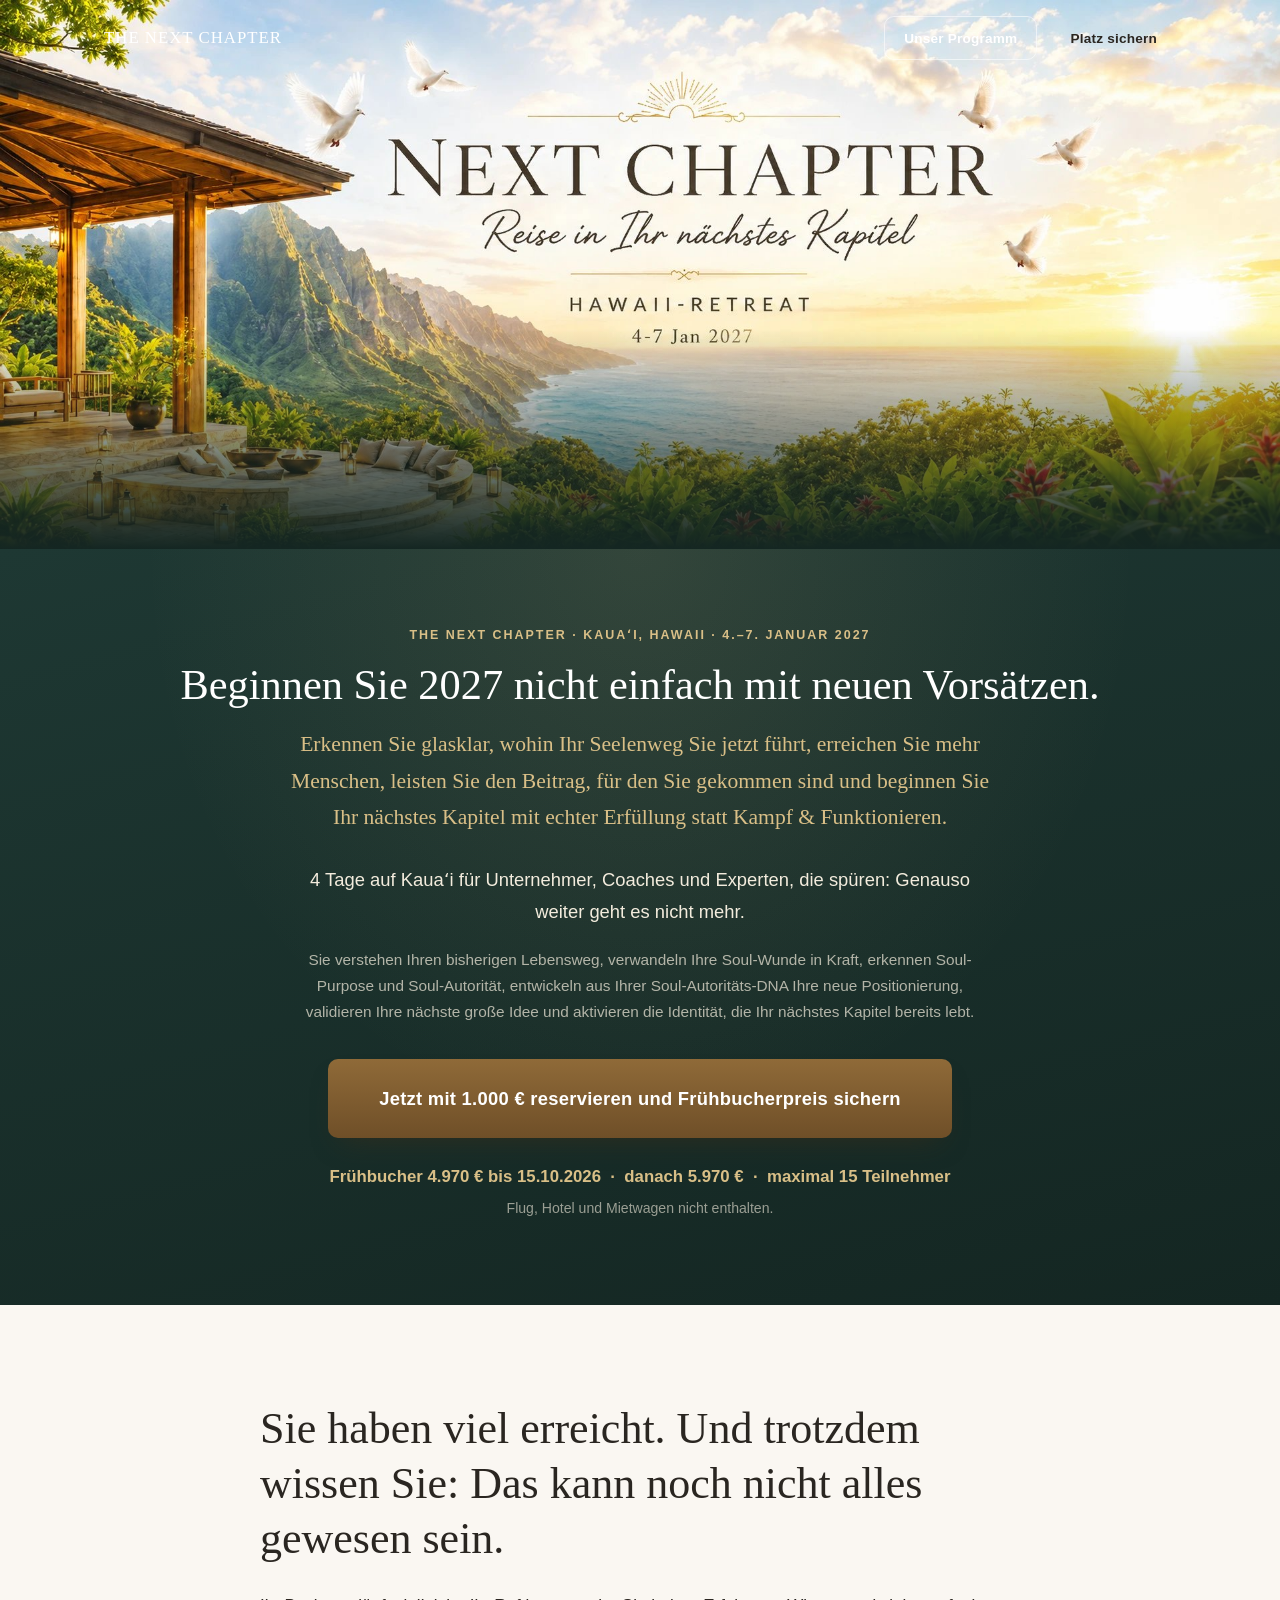
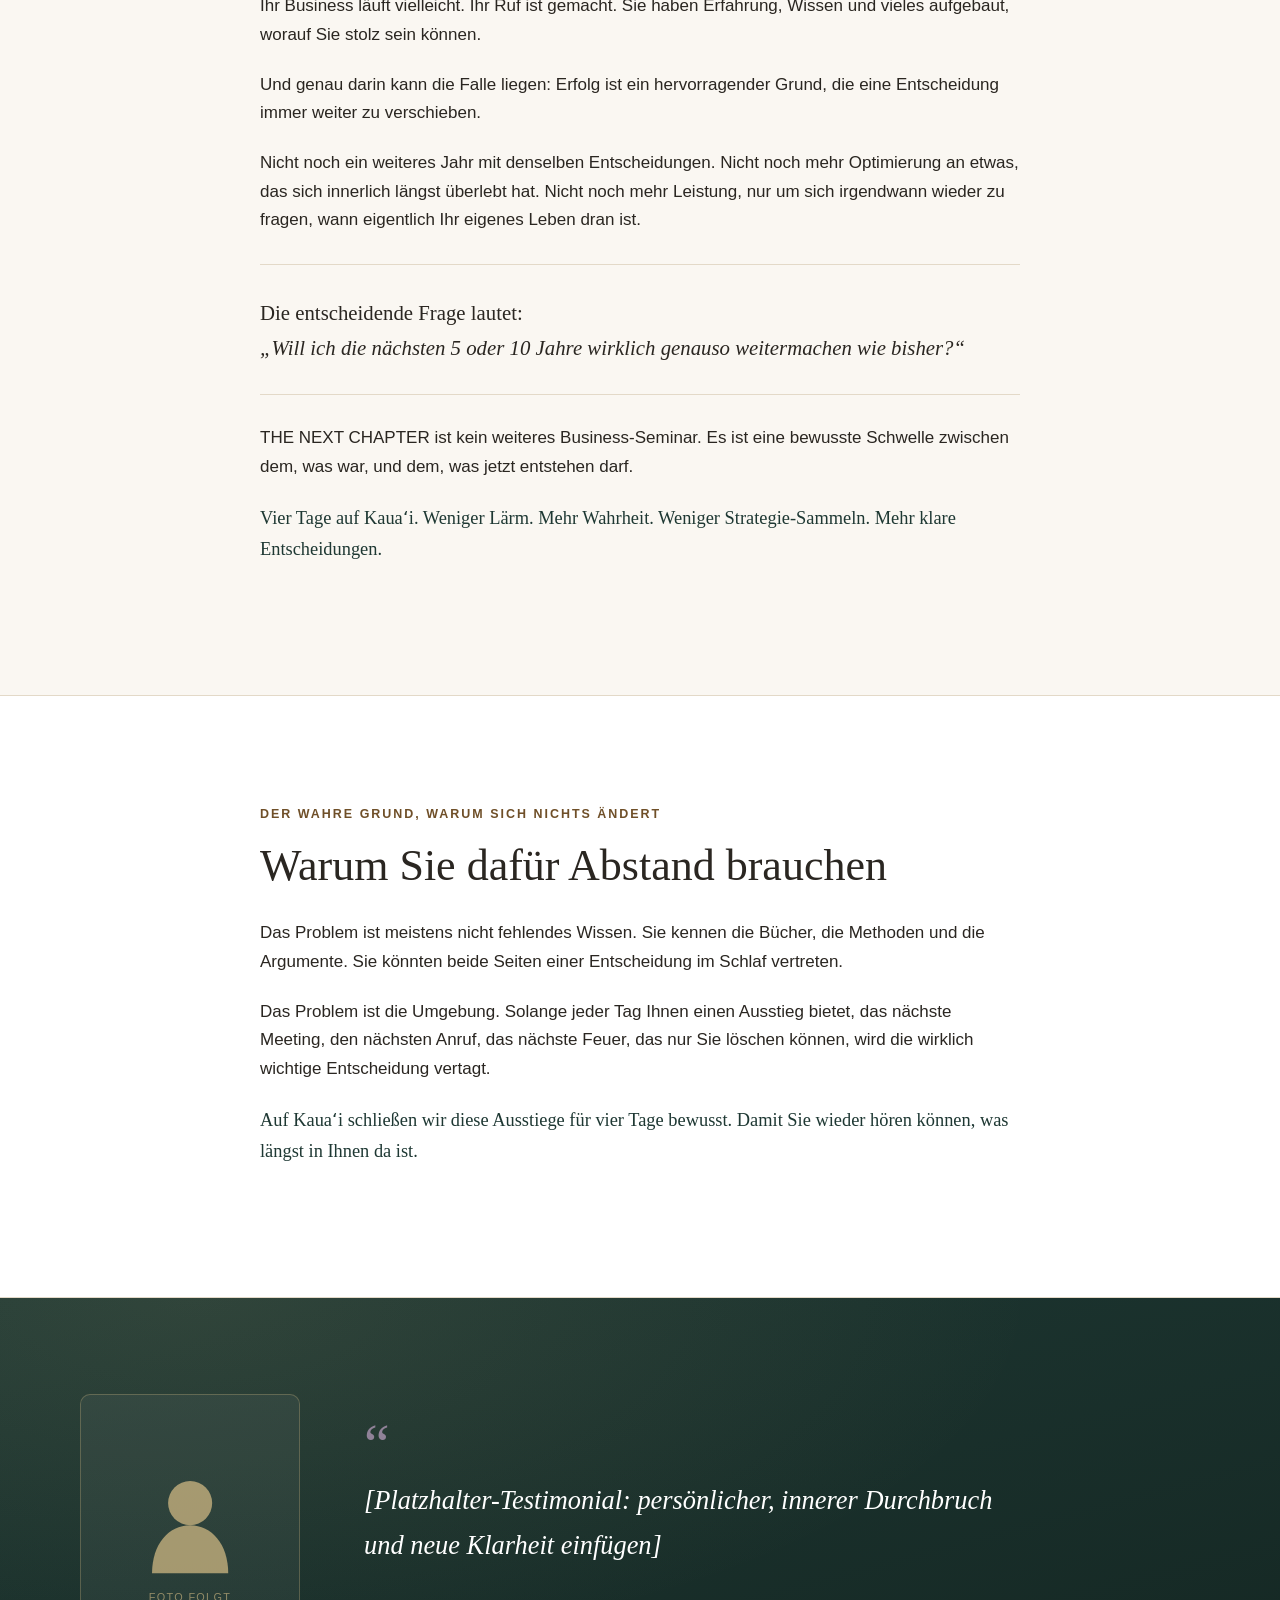
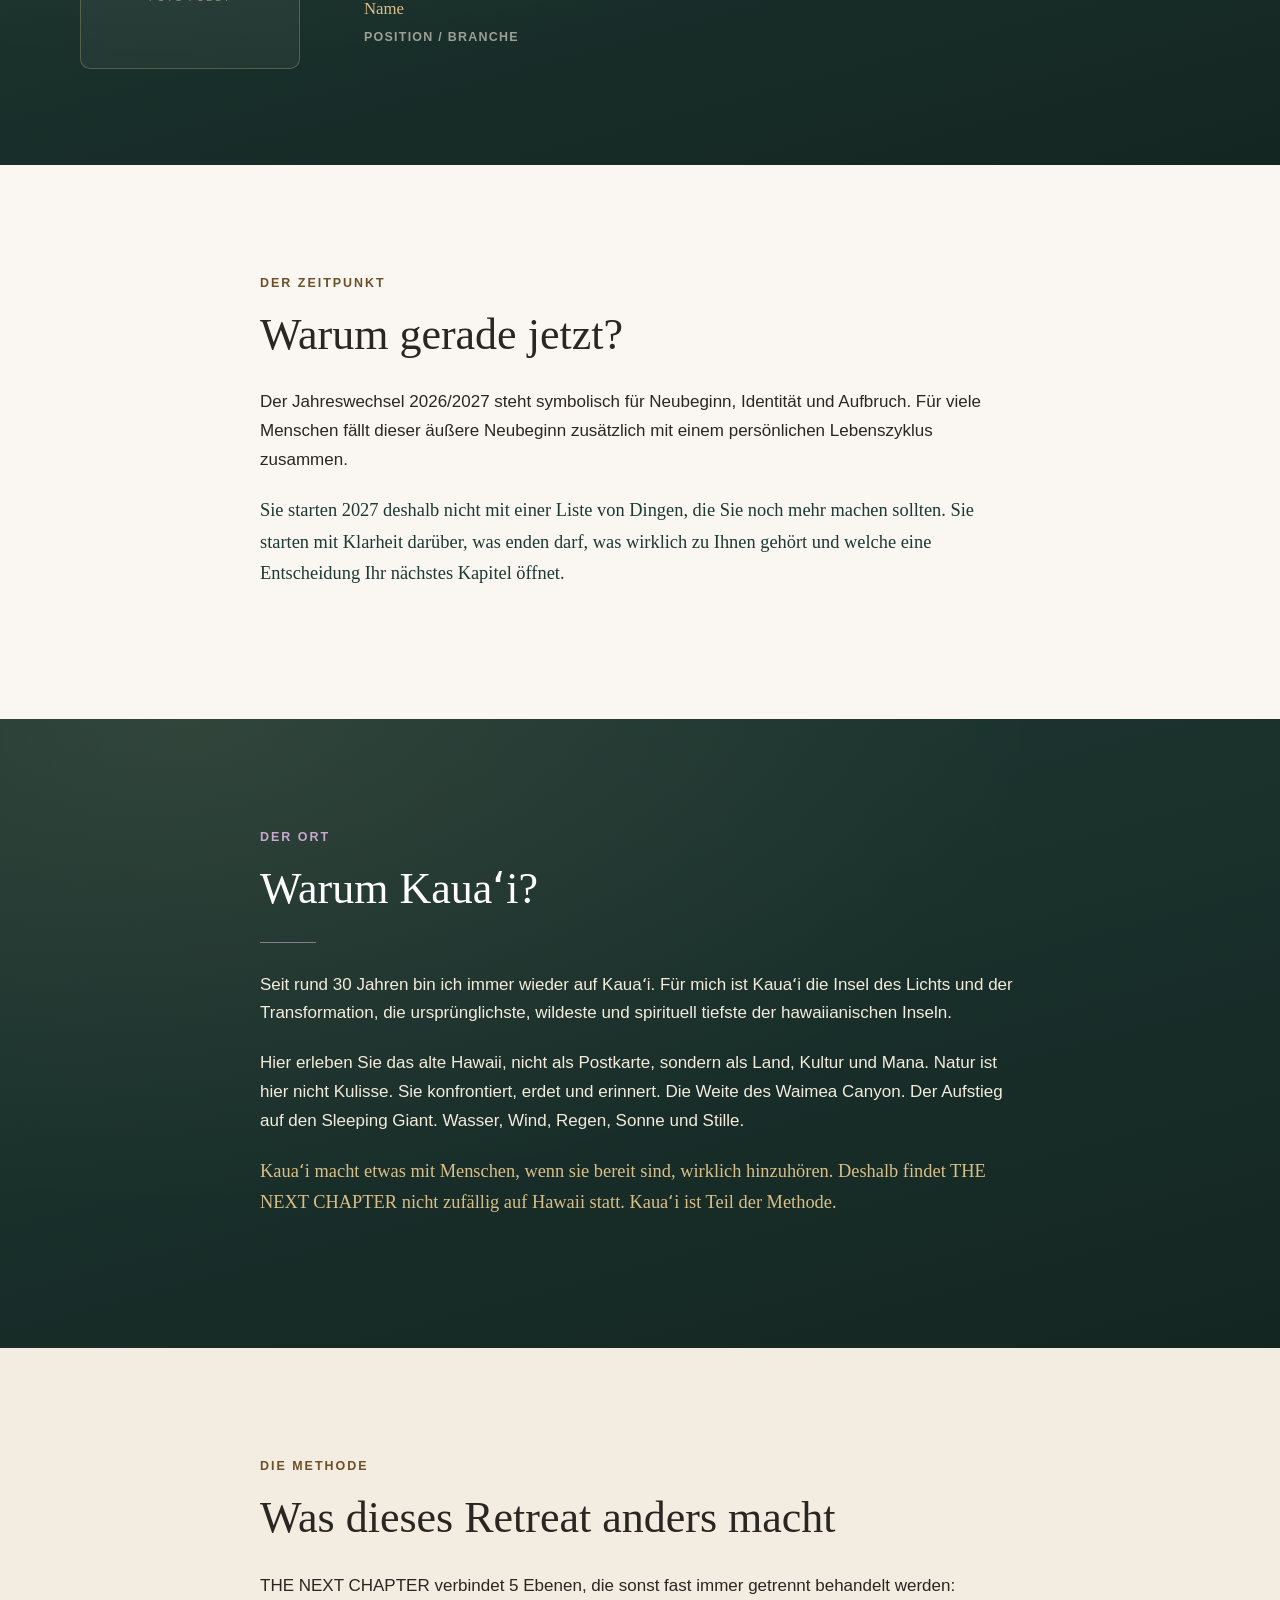
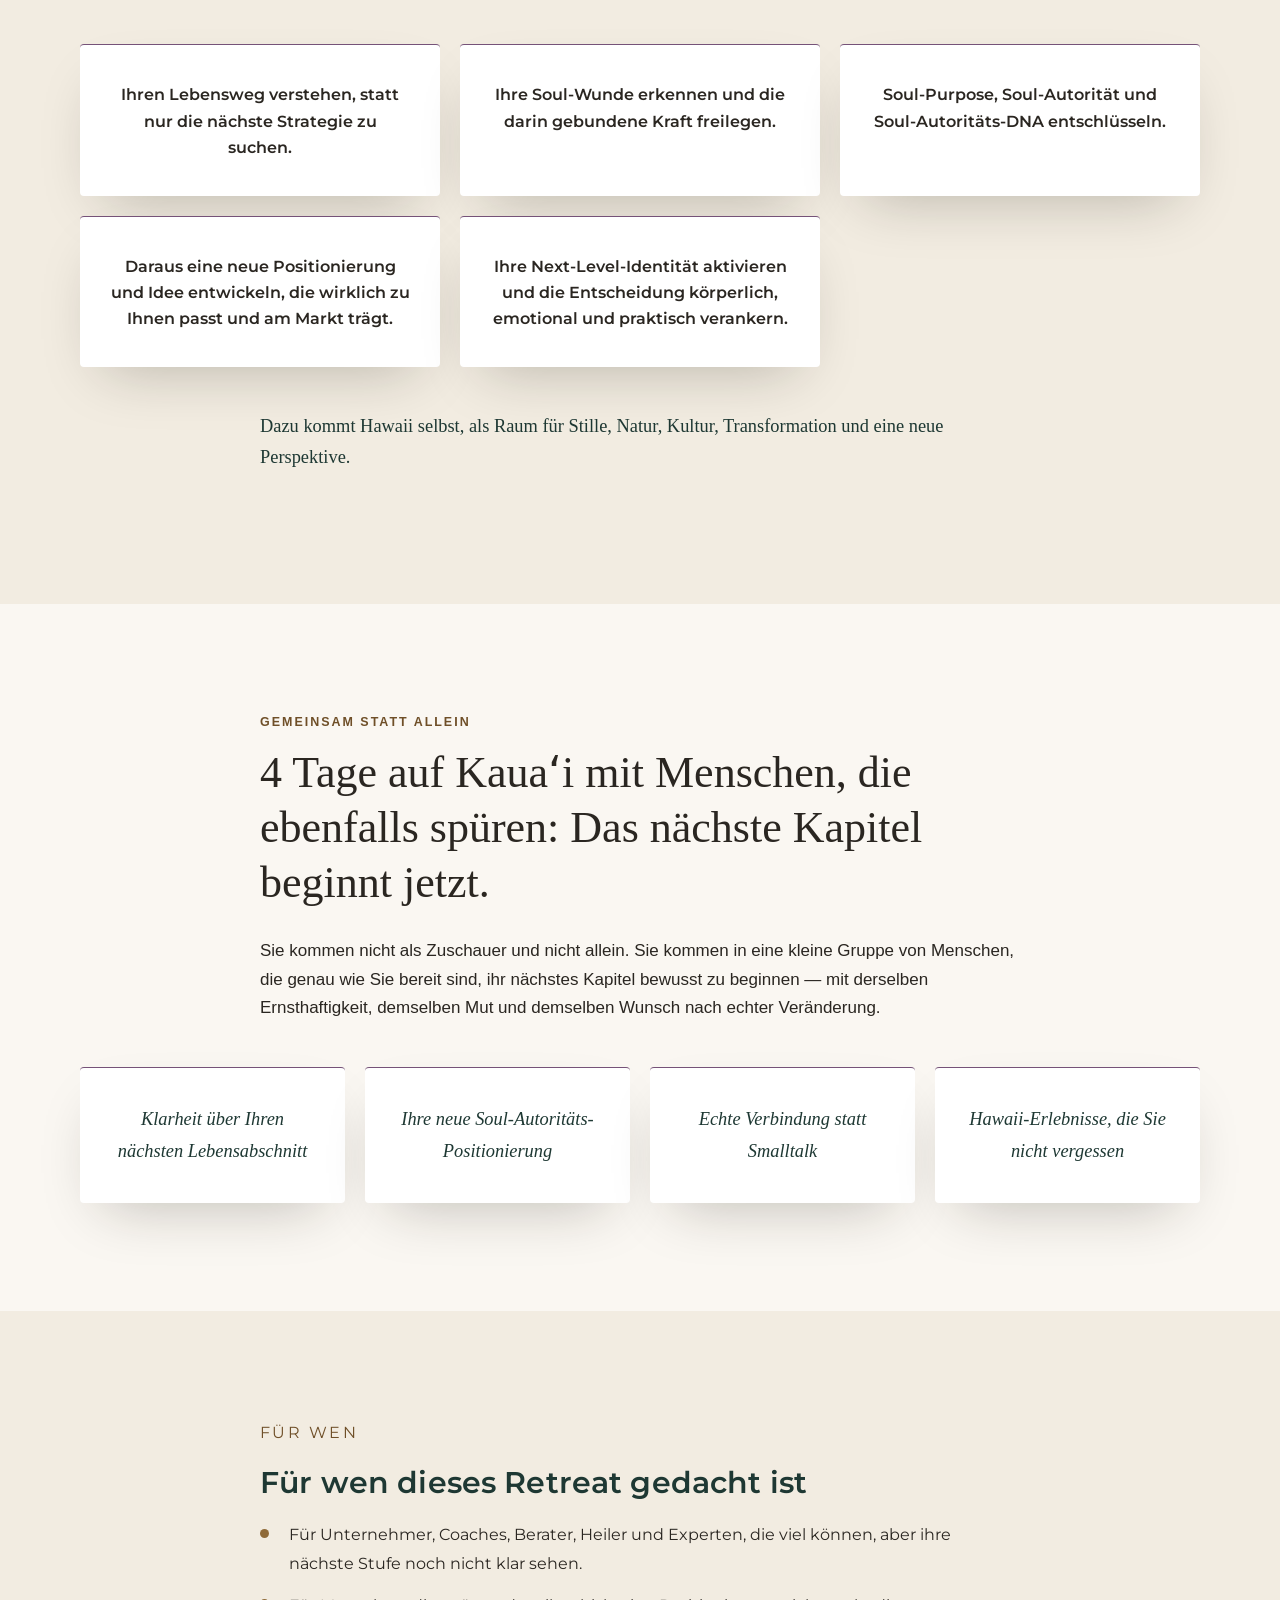
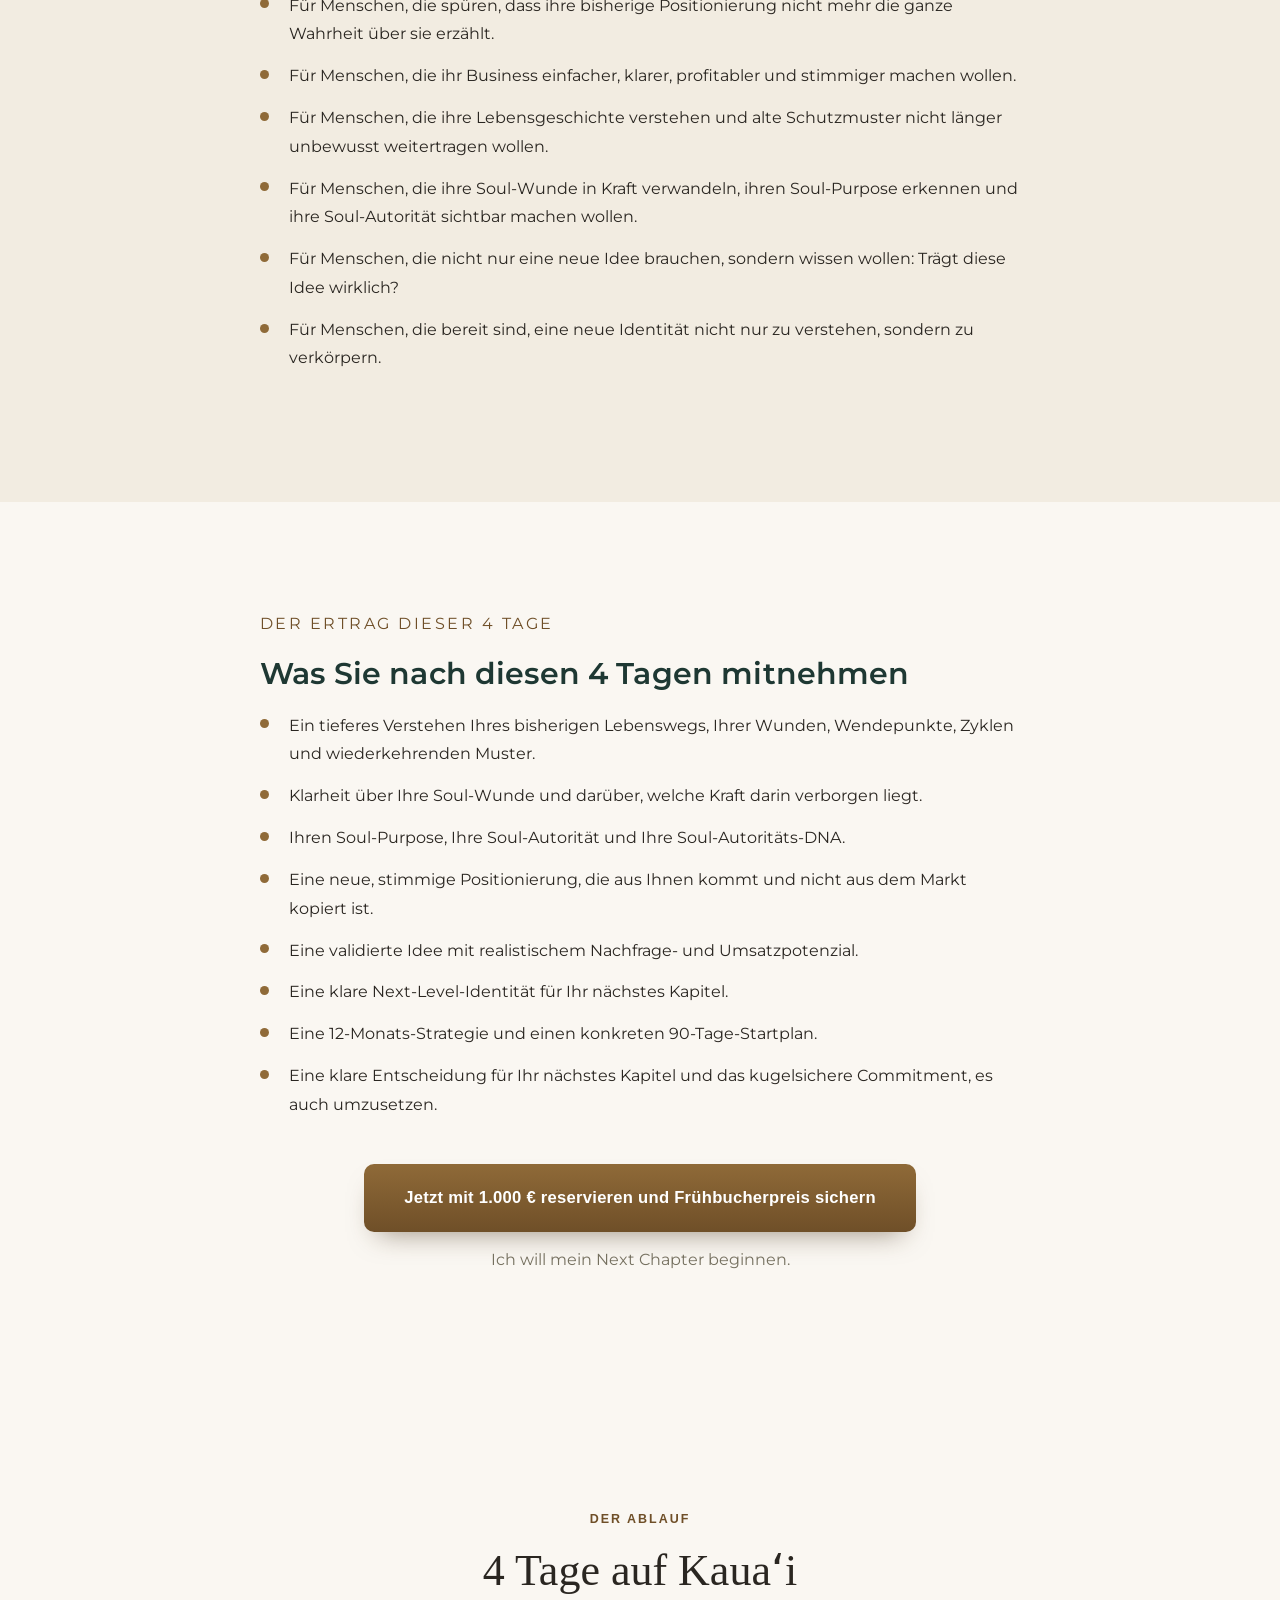
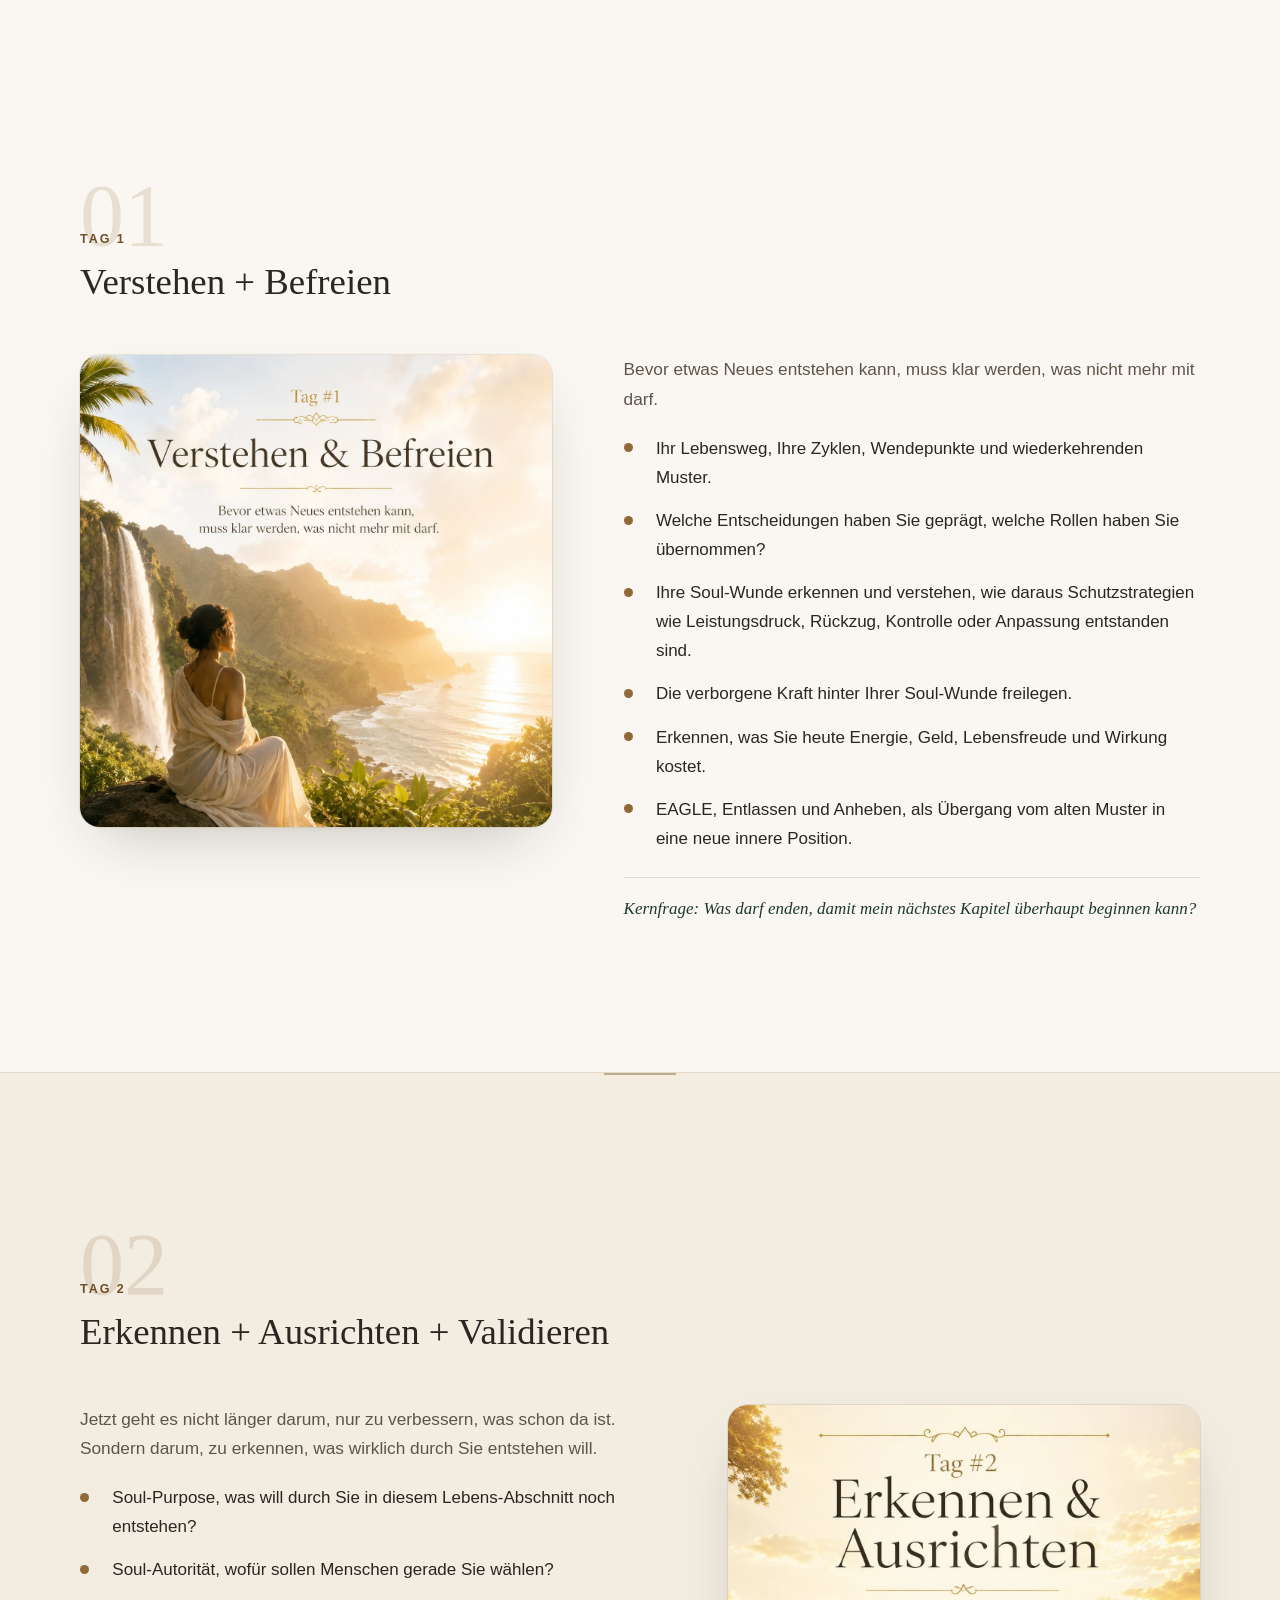
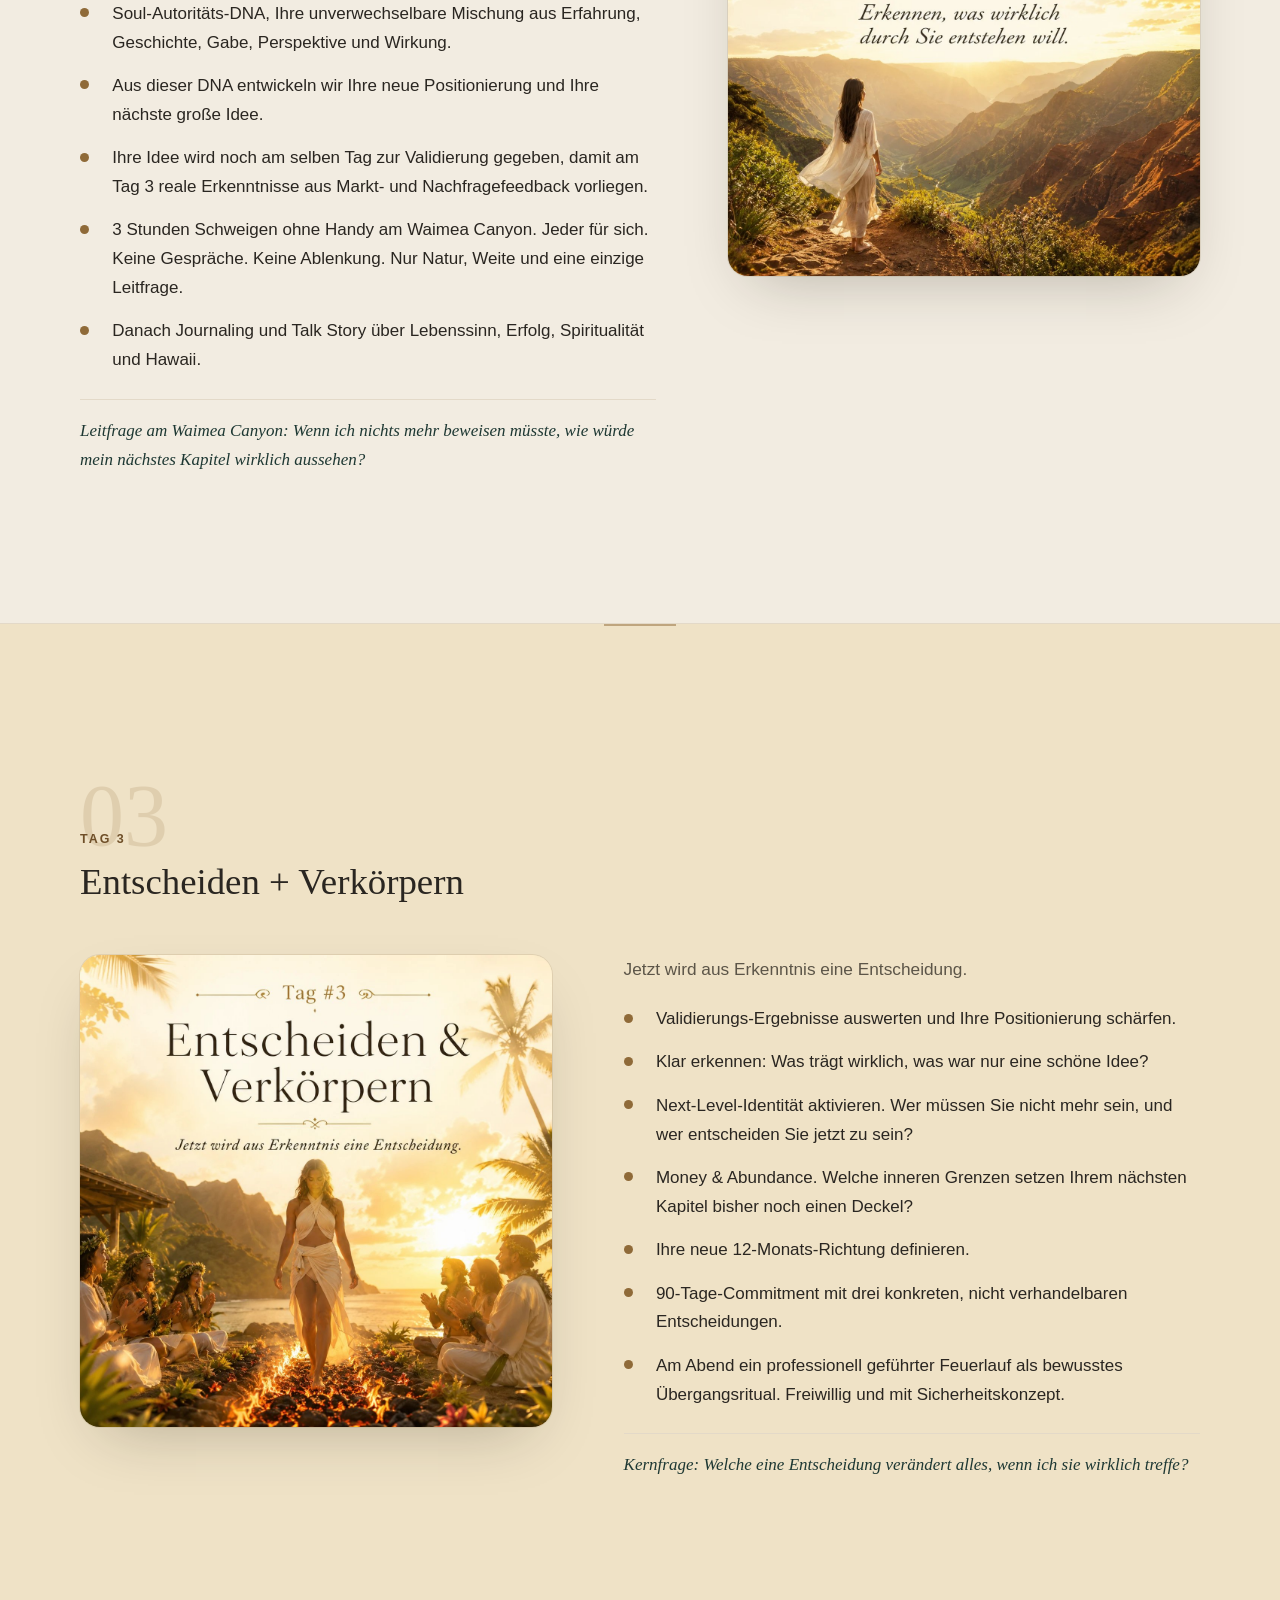
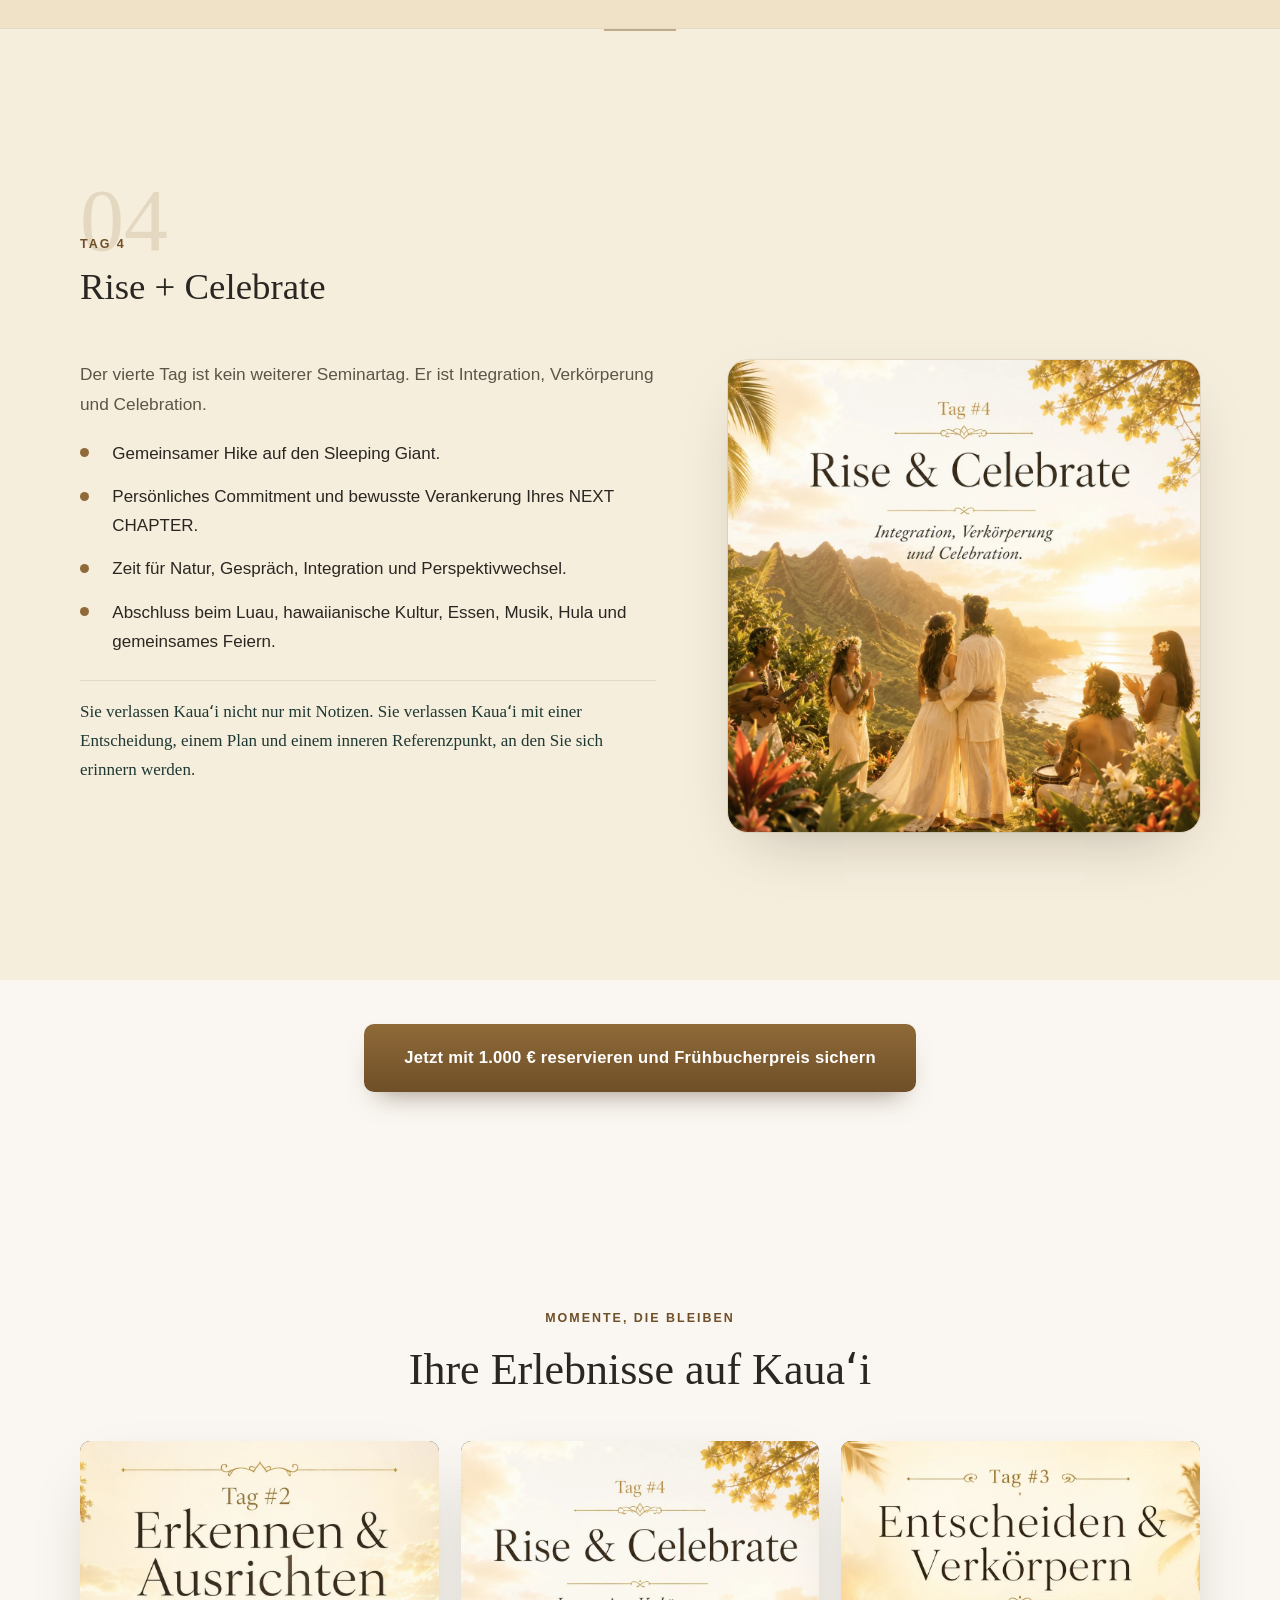
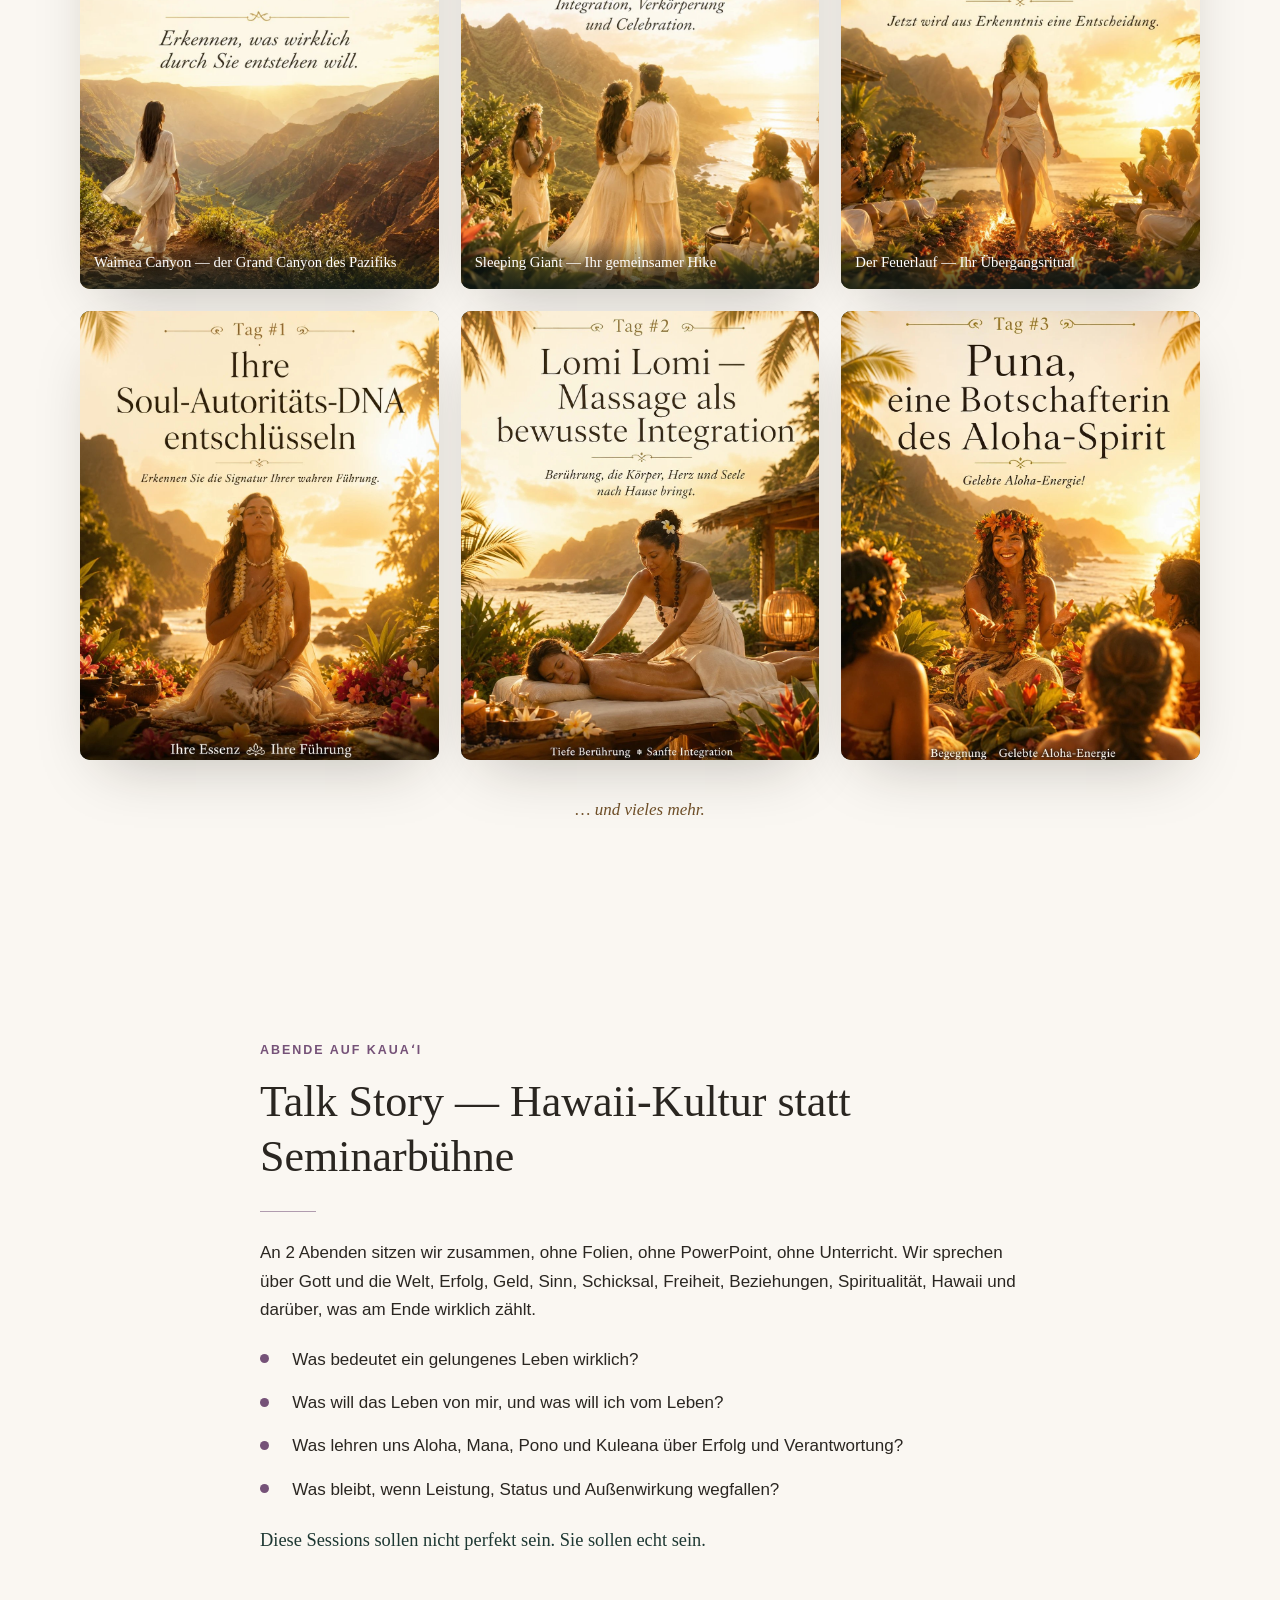
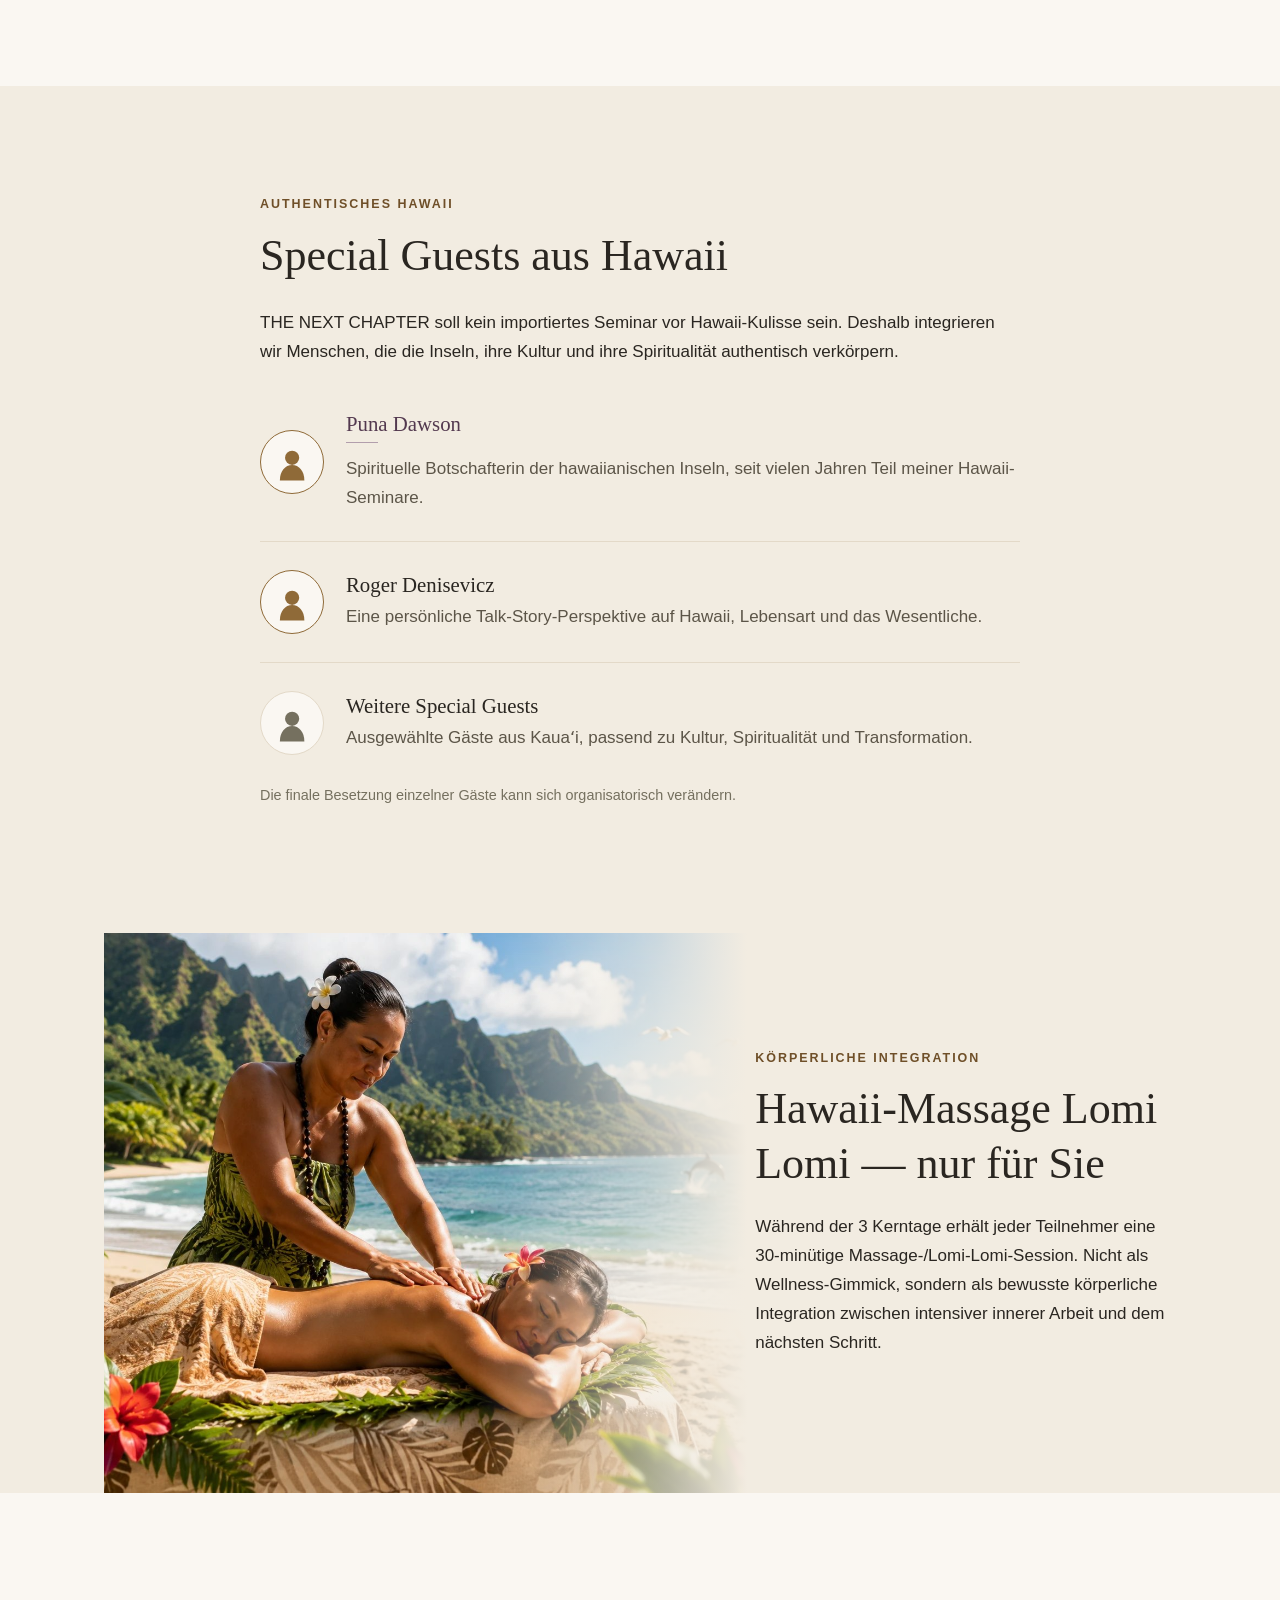
<file: index.html>
<!DOCTYPE html>
<html lang="de">
<head>
<meta charset="UTF-8">
<meta name="viewport" content="width=device-width, initial-scale=1.0">
<title>THE NEXT CHAPTER — Kauaʻi Hawaii Retreat | 4.–7. Januar 2027</title>
<meta name="description" content="THE NEXT CHAPTER: 4 Tage auf Kauaʻi für Unternehmer, Coaches und Experten, die ihr nächstes Kapitel bewusst beginnen wollen. 4.–7. Januar 2027, maximal 15 Teilnehmer, Frühbucherpreis 4.970 € bis 15.10.2026.">
<meta name="author" content="Dirk-Michael Lambert">
<link rel="canonical" href="https://dirklamb.github.io/next-chapter-hawaii-retreat/">

<!-- Open Graph -->
<meta property="og:type" content="website">
<meta property="og:title" content="THE NEXT CHAPTER — Kauaʻi Hawaii Retreat">
<meta property="og:description" content="4 Tage auf Kauaʻi für Unternehmer, Coaches und Experten, die ihr nächstes Kapitel bewusst beginnen wollen. 4.–7. Januar 2027, maximal 15 Teilnehmer.">
<meta property="og:image" content="https://dirklamb.github.io/next-chapter-hawaii-retreat/assets/og-image.jpg">
<meta property="og:url" content="https://dirklamb.github.io/next-chapter-hawaii-retreat/">
<meta property="og:locale" content="de_DE">

<!-- Twitter -->
<meta name="twitter:card" content="summary_large_image">
<meta name="twitter:title" content="THE NEXT CHAPTER — Kauaʻi Hawaii Retreat">
<meta name="twitter:description" content="4 Tage auf Kauaʻi für Unternehmer, Coaches und Experten. 4.–7. Januar 2027, maximal 15 Teilnehmer.">
<meta name="twitter:image" content="https://dirklamb.github.io/next-chapter-hawaii-retreat/assets/og-image.jpg">

<link rel="icon" href="assets/favicon.svg" type="image/svg+xml">
<link rel="preload" as="image" href="assets/hero-kauai.jpg">
<link rel="preconnect" href="https://fonts.googleapis.com">
<link rel="preconnect" href="https://fonts.gstatic.com" crossorigin>
<link rel="stylesheet" href="https://fonts.googleapis.com/css2?family=Montserrat:wght@400;600;700&display=swap">
<link rel="stylesheet" href="styles.css">
</head>
<body>

<a class="skip-link" href="#main">Zum Inhalt springen</a>

<header class="topbar" id="topbar">
  <div class="topbar__inner">
    <a href="#top" class="topbar__brand">THE NEXT CHAPTER</a>
    <div class="topbar__right">
      <a href="#ablauf" class="topbar__link">Unser Programm</a>
      <a href="#investment" class="topbar__cta btn btn--small">Platz sichern</a>
    </div>
  </div>
</header>

<main id="main">

  <!-- ============ HERO ============ -->
  <section class="hero" id="top">
    <div class="hero__media">
      <img src="assets/hero-kauai.jpg" width="1916" height="821" alt="Sonnenuntergang über der Nā Pali Küste auf Kauaʻi, Blick von einer Lounge-Terrasse mit Feuerschalen über die Steilküste und den Pazifik" fetchpriority="high">
      <div class="hero__scrim"></div>
    </div>
    <div class="hero__panel">
      <p class="eyebrow eyebrow--center eyebrow--on-dark">THE NEXT CHAPTER · Kauaʻi, Hawaii · 4.–7. Januar 2027</p>
      <h1 class="hero__headline">Beginnen Sie 2027 nicht einfach mit neuen Vorsätzen.</h1>
      <p class="hero__subline">Erkennen Sie glasklar, wohin Ihr Seelenweg Sie jetzt führt, erreichen Sie mehr Menschen, leisten Sie den Beitrag, für den Sie gekommen sind und beginnen Sie Ihr nächstes Kapitel mit echter Erfüllung statt Kampf &amp; Funktionieren.</p>
      <p class="hero__sub">4 Tage auf Kauaʻi für Unternehmer, Coaches und Experten, die spüren: Genauso weiter geht es nicht mehr.</p>
      <p class="hero__promise">Sie verstehen Ihren bisherigen Lebensweg, verwandeln Ihre Soul-Wunde in Kraft, erkennen Soul-Purpose und Soul-Autorität, entwickeln aus Ihrer Soul-Autoritäts-DNA Ihre neue Positionierung, validieren Ihre nächste große Idee und aktivieren die Identität, die Ihr nächstes Kapitel bereits lebt.</p>

      <a href="DIGISTORE24-LINK-HIER" class="btn btn--primary btn--large">Jetzt mit 1.000 € reservieren und Frühbucherpreis sichern</a>

      <p class="hero__price">Frühbucher <strong>4.970 €</strong> bis 15.10.2026 &nbsp;·&nbsp; danach 5.970 € &nbsp;·&nbsp; maximal <strong>15 Teilnehmer</strong></p>
      <p class="hero__note">Flug, Hotel und Mietwagen nicht enthalten.</p>
    </div>
  </section>

  <!-- ============ EMOTIONALER EINSTIEG ============ -->
  <section class="section section--intro">
    <div class="container container--narrow">
      <h2 class="section__title">Sie haben viel erreicht. Und trotzdem wissen Sie: Das kann noch nicht alles gewesen sein.</h2>
      <p>Ihr Business läuft vielleicht. Ihr Ruf ist gemacht. Sie haben Erfahrung, Wissen und vieles aufgebaut, worauf Sie stolz sein können.</p>
      <p>Und genau darin kann die Falle liegen: Erfolg ist ein hervorragender Grund, die eine Entscheidung immer weiter zu verschieben.</p>
      <p>Nicht noch ein weiteres Jahr mit denselben Entscheidungen. Nicht noch mehr Optimierung an etwas, das sich innerlich längst überlebt hat. Nicht noch mehr Leistung, nur um sich irgendwann wieder zu fragen, wann eigentlich Ihr eigenes Leben dran ist.</p>

      <p class="lead-question">Die entscheidende Frage lautet:<br><em>„Will ich die nächsten 5 oder 10 Jahre wirklich genauso weitermachen wie bisher?“</em></p>

      <p>THE NEXT CHAPTER ist kein weiteres Business-Seminar. Es ist eine bewusste Schwelle zwischen dem, was war, und dem, was jetzt entstehen darf.</p>
      <p class="section__accent">Vier Tage auf Kauaʻi. Weniger Lärm. Mehr Wahrheit. Weniger Strategie-Sammeln. Mehr klare Entscheidungen.</p>
    </div>
  </section>

  <!-- ============ WARUM ABSTAND ============ -->
  <section class="section section--emphasis">
    <div class="container container--narrow">
      <p class="eyebrow">Der wahre Grund, warum sich nichts ändert</p>
      <h2 class="section__title">Warum Sie dafür Abstand brauchen</h2>
      <p>Das Problem ist meistens nicht fehlendes Wissen. Sie kennen die Bücher, die Methoden und die Argumente. Sie könnten beide Seiten einer Entscheidung im Schlaf vertreten.</p>
      <p>Das Problem ist die Umgebung. Solange jeder Tag Ihnen einen Ausstieg bietet, das nächste Meeting, den nächsten Anruf, das nächste Feuer, das nur Sie löschen können, wird die wirklich wichtige Entscheidung vertagt.</p>
      <p class="section__accent">Auf Kauaʻi schließen wir diese Ausstiege für vier Tage bewusst. Damit Sie wieder hören können, was längst in Ihnen da ist.</p>
    </div>
  </section>

  <!-- ============ TESTIMONIAL 1 ============ -->
  <section class="section section--island testimonial-block">
    <div class="container">
      <div class="testimonial-block__grid">
        <div class="testimonial-block__portrait" aria-hidden="true">
          <svg viewBox="0 0 200 240" xmlns="http://www.w3.org/2000/svg">
            <circle cx="100" cy="92" r="44" fill="currentColor"/>
            <path d="M24 232c0-58 33-96 76-96s76 38 76 96" fill="currentColor"/>
          </svg>
          <span class="testimonial-block__portrait-label">Foto folgt</span>
        </div>
        <blockquote class="testimonial-block__content">
          <span class="testimonial-block__mark" aria-hidden="true">&ldquo;</span>
          <p class="testimonial-block__quote">[Platzhalter-Testimonial: persönlicher, innerer Durchbruch und neue Klarheit einfügen]</p>
          <footer>
            <span class="testimonial-block__name">Name</span>
            <span class="testimonial-block__role">Position / Branche</span>
          </footer>
        </blockquote>
      </div>
    </div>
  </section>

  <!-- ============ WARUM JETZT ============ -->
  <section class="section">
    <div class="container container--narrow">
      <p class="eyebrow">Der Zeitpunkt</p>
      <h2 class="section__title">Warum gerade jetzt?</h2>
      <p>Der Jahreswechsel 2026/2027 steht symbolisch für Neubeginn, Identität und Aufbruch. Für viele Menschen fällt dieser äußere Neubeginn zusätzlich mit einem persönlichen Lebenszyklus zusammen.</p>
      <p class="section__accent">Sie starten 2027 deshalb nicht mit einer Liste von Dingen, die Sie noch mehr machen sollten. Sie starten mit Klarheit darüber, was enden darf, was wirklich zu Ihnen gehört und welche eine Entscheidung Ihr nächstes Kapitel öffnet.</p>
    </div>
  </section>

  <!-- ============ WARUM KAUAI ============ -->
  <section class="section section--island">
    <div class="container container--narrow">
      <p class="eyebrow eyebrow--on-dark eyebrow--purple">Der Ort</p>
      <h2 class="section__title section__title--on-dark">Warum Kauaʻi?</h2>
      <span class="divider-rule divider-rule--on-dark" aria-hidden="true"></span>
      <p class="text--on-dark">Seit rund 30 Jahren bin ich immer wieder auf Kauaʻi. Für mich ist Kauaʻi die Insel des Lichts und der Transformation, die ursprünglichste, wildeste und spirituell tiefste der hawaiianischen Inseln.</p>
      <p class="text--on-dark">Hier erleben Sie das alte Hawaii, nicht als Postkarte, sondern als Land, Kultur und Mana. Natur ist hier nicht Kulisse. Sie konfrontiert, erdet und erinnert. Die Weite des Waimea Canyon. Der Aufstieg auf den Sleeping Giant. Wasser, Wind, Regen, Sonne und Stille.</p>
      <p class="section__accent section__accent--on-dark">Kauaʻi macht etwas mit Menschen, wenn sie bereit sind, wirklich hinzuhören. Deshalb findet THE NEXT CHAPTER nicht zufällig auf Hawaii statt. Kauaʻi ist Teil der Methode.</p>
    </div>
  </section>

  <!-- ============ WAS ANDERS MACHT ============ -->
  <section class="section section--alt">
    <div class="container container--narrow">
      <p class="eyebrow">Die Methode</p>
      <h2 class="section__title">Was dieses Retreat anders macht</h2>
      <p>THE NEXT CHAPTER verbindet 5 Ebenen, die sonst fast immer getrennt behandelt werden:</p>
    </div>
    <div class="container">
      <div class="tiles tiles--5">
        <div class="tile tile--functional">
          <p class="tile__text">Ihren Lebensweg verstehen, statt nur die nächste Strategie zu suchen.</p>
        </div>
        <div class="tile tile--functional">
          <p class="tile__text">Ihre Soul-Wunde erkennen und die darin gebundene Kraft freilegen.</p>
        </div>
        <div class="tile tile--functional">
          <p class="tile__text">Soul-Purpose, Soul-Autorität und Soul-Autoritäts-DNA entschlüsseln.</p>
        </div>
        <div class="tile tile--functional">
          <p class="tile__text">Daraus eine neue Positionierung und Idee entwickeln, die wirklich zu Ihnen passt und am Markt trägt.</p>
        </div>
        <div class="tile tile--functional">
          <p class="tile__text">Ihre Next-Level-Identität aktivieren und die Entscheidung körperlich, emotional und praktisch verankern.</p>
        </div>
      </div>
    </div>
    <div class="container container--narrow tiles__followup">
      <p class="section__accent">Dazu kommt Hawaii selbst, als Raum für Stille, Natur, Kultur, Transformation und eine neue Perspektive.</p>
    </div>
  </section>

  <!-- ============ PARADIES / COMMUNITY-GEFÜHL ============ -->
  <section class="section">
    <div class="container container--narrow">
      <p class="eyebrow">Gemeinsam statt allein</p>
      <h2 class="section__title">4 Tage auf Kauaʻi mit Menschen, die ebenfalls spüren: Das nächste Kapitel beginnt jetzt.</h2>
      <p>Sie kommen nicht als Zuschauer und nicht allein. Sie kommen in eine kleine Gruppe von Menschen, die genau wie Sie bereit sind, ihr nächstes Kapitel bewusst zu beginnen — mit derselben Ernsthaftigkeit, demselben Mut und demselben Wunsch nach echter Veränderung.</p>
    </div>
    <div class="container">
      <div class="tiles tiles--4">
        <div class="tile tile--emotional">
          <p class="tile__text">Klarheit über Ihren nächsten Lebensabschnitt</p>
        </div>
        <div class="tile tile--emotional">
          <p class="tile__text">Ihre neue Soul-Autoritäts-Positionierung</p>
        </div>
        <div class="tile tile--emotional">
          <p class="tile__text">Echte Verbindung statt Smalltalk</p>
        </div>
        <div class="tile tile--emotional">
          <p class="tile__text">Hawaii-Erlebnisse, die Sie nicht vergessen</p>
        </div>
      </div>
    </div>
  </section>

  <!-- ============ ZIELGRUPPE ============ -->
  <section class="section section--alt section--functional-copy">
    <div class="container container--narrow">
      <p class="eyebrow">Für wen</p>
      <h2 class="heading--functional">Für wen dieses Retreat gedacht ist</h2>
      <ul class="check-list">
        <li>Für Unternehmer, Coaches, Berater, Heiler und Experten, die viel können, aber ihre nächste Stufe noch nicht klar sehen.</li>
        <li>Für Menschen, die spüren, dass ihre bisherige Positionierung nicht mehr die ganze Wahrheit über sie erzählt.</li>
        <li>Für Menschen, die ihr Business einfacher, klarer, profitabler und stimmiger machen wollen.</li>
        <li>Für Menschen, die ihre Lebensgeschichte verstehen und alte Schutzmuster nicht länger unbewusst weitertragen wollen.</li>
        <li>Für Menschen, die ihre Soul-Wunde in Kraft verwandeln, ihren Soul-Purpose erkennen und ihre Soul-Autorität sichtbar machen wollen.</li>
        <li>Für Menschen, die nicht nur eine neue Idee brauchen, sondern wissen wollen: Trägt diese Idee wirklich?</li>
        <li>Für Menschen, die bereit sind, eine neue Identität nicht nur zu verstehen, sondern zu verkörpern.</li>
      </ul>
    </div>
  </section>

  <!-- ============ ERGEBNISSE ============ -->
  <section class="section section--functional-copy" id="ergebnisse">
    <div class="container container--narrow">
      <p class="eyebrow">Der Ertrag dieser 4 Tage</p>
      <h2 class="heading--functional">Was Sie nach diesen 4 Tagen mitnehmen</h2>
      <ul class="check-list">
        <li>Ein tieferes Verstehen Ihres bisherigen Lebenswegs, Ihrer Wunden, Wendepunkte, Zyklen und wiederkehrenden Muster.</li>
        <li>Klarheit über Ihre Soul-Wunde und darüber, welche Kraft darin verborgen liegt.</li>
        <li>Ihren Soul-Purpose, Ihre Soul-Autorität und Ihre Soul-Autoritäts-DNA.</li>
        <li>Eine neue, stimmige Positionierung, die aus Ihnen kommt und nicht aus dem Markt kopiert ist.</li>
        <li>Eine validierte Idee mit realistischem Nachfrage- und Umsatzpotenzial.</li>
        <li>Eine klare Next-Level-Identität für Ihr nächstes Kapitel.</li>
        <li>Eine 12-Monats-Strategie und einen konkreten 90-Tage-Startplan.</li>
        <li>Eine klare Entscheidung für Ihr nächstes Kapitel und das kugelsichere Commitment, es auch umzusetzen.</li>
      </ul>
      <div class="cta-block">
        <a href="DIGISTORE24-LINK-HIER" class="btn btn--primary">Jetzt mit 1.000 € reservieren und Frühbucherpreis sichern</a>
        <p class="cta-block__note">Ich will mein Next Chapter beginnen.</p>
      </div>
    </div>
  </section>

  <!-- ============ ABLAUF TAG 1-4 ============ -->
  <section class="section section--bleed" id="ablauf">
    <div class="container">
      <p class="eyebrow eyebrow--center">Der Ablauf</p>
      <h2 class="section__title section__title--center">4 Tage auf Kauaʻi</h2>
    </div>

    <div class="day-band day-band--1">
      <div class="container">
        <article class="day-row">
          <div class="day-row__media">
            <img src="assets/day-1.jpg" width="1254" height="1254" loading="lazy" alt="Frau sitzt still an einem Wasserfall mit Blick auf die Kauaʻi-Küste bei Sonnenaufgang">
          </div>
          <div class="day-row__header">
            <span class="day-row__num" aria-hidden="true">01</span>
            <p class="day-row__eyebrow">Tag 1</p>
            <h3 class="day-row__title">Verstehen + Befreien</h3>
          </div>
          <div class="day-row__content">
            <p class="day-row__sub">Bevor etwas Neues entstehen kann, muss klar werden, was nicht mehr mit darf.</p>
            <ul class="check-list">
              <li>Ihr Lebensweg, Ihre Zyklen, Wendepunkte und wiederkehrenden Muster.</li>
              <li>Welche Entscheidungen haben Sie geprägt, welche Rollen haben Sie übernommen?</li>
              <li>Ihre Soul-Wunde erkennen und verstehen, wie daraus Schutzstrategien wie Leistungsdruck, Rückzug, Kontrolle oder Anpassung entstanden sind.</li>
              <li>Die verborgene Kraft hinter Ihrer Soul-Wunde freilegen.</li>
              <li>Erkennen, was Sie heute Energie, Geld, Lebensfreude und Wirkung kostet.</li>
              <li>EAGLE, Entlassen und Anheben, als Übergang vom alten Muster in eine neue innere Position.</li>
            </ul>
            <p class="day-row__question">Kernfrage: <em>Was darf enden, damit mein nächstes Kapitel überhaupt beginnen kann?</em></p>
          </div>
        </article>
      </div>
    </div>

    <div class="day-band day-band--2">
      <div class="container">
        <article class="day-row day-row--reverse">
          <div class="day-row__media">
            <img src="assets/day-2.jpg" width="1254" height="1254" loading="lazy" alt="Frau blickt in weißem Kleid über den Waimea Canyon auf Kauaʻi bei Sonnenaufgang">
          </div>
          <div class="day-row__header">
            <span class="day-row__num" aria-hidden="true">02</span>
            <p class="day-row__eyebrow">Tag 2</p>
            <h3 class="day-row__title">Erkennen + Ausrichten + Validieren</h3>
          </div>
          <div class="day-row__content">
            <p class="day-row__sub">Jetzt geht es nicht länger darum, nur zu verbessern, was schon da ist. Sondern darum, zu erkennen, was wirklich durch Sie entstehen will.</p>
            <ul class="check-list">
              <li>Soul-Purpose, was will durch Sie in diesem Lebens-Abschnitt noch entstehen?</li>
              <li>Soul-Autorität, wofür sollen Menschen gerade Sie wählen?</li>
              <li>Soul-Autoritäts-DNA, Ihre unverwechselbare Mischung aus Erfahrung, Geschichte, Gabe, Perspektive und Wirkung.</li>
              <li>Aus dieser DNA entwickeln wir Ihre neue Positionierung und Ihre nächste große Idee.</li>
              <li>Ihre Idee wird noch am selben Tag zur Validierung gegeben, damit am Tag 3 reale Erkenntnisse aus Markt- und Nachfragefeedback vorliegen.</li>
              <li>3 Stunden Schweigen ohne Handy am Waimea Canyon. Jeder für sich. Keine Gespräche. Keine Ablenkung. Nur Natur, Weite und eine einzige Leitfrage.</li>
              <li>Danach Journaling und Talk Story über Lebenssinn, Erfolg, Spiritualität und Hawaii.</li>
            </ul>
            <p class="day-row__question">Leitfrage am Waimea Canyon: <em>Wenn ich nichts mehr beweisen müsste, wie würde mein nächstes Kapitel wirklich aussehen?</em></p>
          </div>
        </article>
      </div>
    </div>

    <div class="day-band day-band--3">
      <div class="container">
        <article class="day-row">
          <div class="day-row__media">
            <img src="assets/day-3.jpg" width="1254" height="1254" loading="lazy" alt="Frau geht barfuß über glühende Kohlen bei einem Feuerlauf am Strand auf Kauaʻi, umgeben von einer Gruppe">
          </div>
          <div class="day-row__header">
            <span class="day-row__num" aria-hidden="true">03</span>
            <p class="day-row__eyebrow">Tag 3</p>
            <h3 class="day-row__title">Entscheiden + Verkörpern</h3>
          </div>
          <div class="day-row__content">
            <p class="day-row__sub">Jetzt wird aus Erkenntnis eine Entscheidung.</p>
            <ul class="check-list">
              <li>Validierungs-Ergebnisse auswerten und Ihre Positionierung schärfen.</li>
              <li>Klar erkennen: Was trägt wirklich, was war nur eine schöne Idee?</li>
              <li>Next-Level-Identität aktivieren. Wer müssen Sie nicht mehr sein, und wer entscheiden Sie jetzt zu sein?</li>
              <li>Money &amp; Abundance. Welche inneren Grenzen setzen Ihrem nächsten Kapitel bisher noch einen Deckel?</li>
              <li>Ihre neue 12-Monats-Richtung definieren.</li>
              <li>90-Tage-Commitment mit drei konkreten, nicht verhandelbaren Entscheidungen.</li>
              <li>Am Abend ein professionell geführter Feuerlauf als bewusstes Übergangsritual. Freiwillig und mit Sicherheitskonzept.</li>
            </ul>
            <p class="day-row__question">Kernfrage: <em>Welche eine Entscheidung verändert alles, wenn ich sie wirklich treffe?</em></p>
          </div>
        </article>
      </div>
    </div>

    <div class="day-band day-band--4">
      <div class="container">
        <article class="day-row day-row--reverse">
          <div class="day-row__media">
            <img src="assets/day-4.jpg" width="1254" height="1254" loading="lazy" alt="Gruppe feiert gemeinsam mit Blumenkränzen und Musik mit Blick auf die Nā Pali Küste bei Sonnenuntergang">
          </div>
          <div class="day-row__header">
            <span class="day-row__num" aria-hidden="true">04</span>
            <p class="day-row__eyebrow">Tag 4</p>
            <h3 class="day-row__title">Rise + Celebrate</h3>
          </div>
          <div class="day-row__content">
            <p class="day-row__sub">Der vierte Tag ist kein weiterer Seminartag. Er ist Integration, Verkörperung und Celebration.</p>
            <ul class="check-list">
              <li>Gemeinsamer Hike auf den Sleeping Giant.</li>
              <li>Persönliches Commitment und bewusste Verankerung Ihres NEXT CHAPTER.</li>
              <li>Zeit für Natur, Gespräch, Integration und Perspektivwechsel.</li>
              <li>Abschluss beim Luau, hawaiianische Kultur, Essen, Musik, Hula und gemeinsames Feiern.</li>
            </ul>
            <p class="day-row__question day-row__question--final">Sie verlassen Kauaʻi nicht nur mit Notizen. Sie verlassen Kauaʻi mit einer Entscheidung, einem Plan und einem inneren Referenzpunkt, an den Sie sich erinnern werden.</p>
          </div>
        </article>
      </div>
    </div>

    <div class="container">
      <div class="cta-block">
        <a href="DIGISTORE24-LINK-HIER" class="btn btn--primary">Jetzt mit 1.000 € reservieren und Frühbucherpreis sichern</a>
      </div>
    </div>
  </section>

  <!-- ============ VISUELLE ERLEBNIS-KACHELN ============ -->
  <section class="section" id="erlebnisse">
    <div class="container container--narrow">
      <p class="eyebrow eyebrow--center">Momente, die bleiben</p>
      <h2 class="section__title section__title--center">Ihre Erlebnisse auf Kauaʻi</h2>
    </div>
    <div class="container">
      <div class="exp-tiles">
        <figure class="exp-tile">
          <img src="assets/day-2.jpg" alt="Blick über den Waimea Canyon auf Kauaʻi" loading="lazy">
          <figcaption class="exp-tile__caption">Waimea Canyon — der Grand Canyon des Pazifiks</figcaption>
        </figure>
        <figure class="exp-tile">
          <img src="assets/day-4.jpg" alt="Gemeinsamer Hike und Ankommen auf Kauaʻi mit Blick auf die Nā Pali Küste" loading="lazy">
          <figcaption class="exp-tile__caption">Sleeping Giant — Ihr gemeinsamer Hike</figcaption>
        </figure>
        <figure class="exp-tile">
          <img src="assets/day-3.jpg" alt="Feuerlauf am Strand auf Kauaʻi" loading="lazy">
          <figcaption class="exp-tile__caption">Der Feuerlauf — Ihr Übergangsritual</figcaption>
        </figure>
        <figure class="exp-tile exp-tile--self-captioned">
          <img src="assets/day-tile-soul-dna.jpg" alt="Ihre Soul-Autoritäts-DNA entschlüsseln — Frau kniet meditativ mit Blumenkette an der Küste Kauaʻis bei Sonnenuntergang, Hand aufs Herz gelegt" loading="lazy">
        </figure>
        <figure class="exp-tile exp-tile--self-captioned">
          <img src="assets/day-tile-lomi.jpg" alt="Lomi Lomi — Massage als bewusste Integration, im Freien mit Blick auf die Kauaʻi-Küste bei Sonnenuntergang" loading="lazy">
        </figure>
        <figure class="exp-tile exp-tile--self-captioned">
          <img src="assets/day-tile-puna.jpg" alt="Puna, Botschafterin des Aloha-Spirit, im Kreis lächelnder Frauen an der Kauaʻi-Küste bei Sonnenuntergang" loading="lazy">
        </figure>
      </div>
      <p class="exp-tiles__more">… und vieles mehr.</p>
    </div>
  </section>

  <!-- ============ TALK STORY ============ -->
  <section class="section">
    <div class="container container--narrow">
      <p class="eyebrow eyebrow--purple">Abende auf Kauaʻi</p>
      <h2 class="section__title">Talk Story — Hawaii-Kultur statt Seminarbühne</h2>
      <span class="divider-rule" aria-hidden="true"></span>
      <p>An 2 Abenden sitzen wir zusammen, ohne Folien, ohne PowerPoint, ohne Unterricht. Wir sprechen über Gott und die Welt, Erfolg, Geld, Sinn, Schicksal, Freiheit, Beziehungen, Spiritualität, Hawaii und darüber, was am Ende wirklich zählt.</p>
      <ul class="check-list check-list--quiet">
        <li>Was bedeutet ein gelungenes Leben wirklich?</li>
        <li>Was will das Leben von mir, und was will ich vom Leben?</li>
        <li>Was lehren uns Aloha, Mana, Pono und Kuleana über Erfolg und Verantwortung?</li>
        <li>Was bleibt, wenn Leistung, Status und Außenwirkung wegfallen?</li>
      </ul>
      <p class="section__accent">Diese Sessions sollen nicht perfekt sein. Sie sollen echt sein.</p>
    </div>
  </section>

  <!-- ============ SPECIAL GUESTS ============ -->
  <section class="section section--alt">
    <div class="container container--narrow">
      <p class="eyebrow">Authentisches Hawaii</p>
      <h2 class="section__title">Special Guests aus Hawaii</h2>
      <p>THE NEXT CHAPTER soll kein importiertes Seminar vor Hawaii-Kulisse sein. Deshalb integrieren wir Menschen, die die Inseln, ihre Kultur und ihre Spiritualität authentisch verkörpern.</p>
      <div class="guest-list">
        <div class="guest">
          <div class="guest__portrait" aria-hidden="true">
            <svg viewBox="0 0 200 240" xmlns="http://www.w3.org/2000/svg">
              <circle cx="100" cy="92" r="44" fill="currentColor"/>
              <path d="M24 232c0-58 33-96 76-96s76 38 76 96" fill="currentColor"/>
            </svg>
          </div>
          <div class="guest__text">
            <h3 class="guest__name guest__name--accent">Puna Dawson</h3>
            <span class="divider-rule divider-rule--small" aria-hidden="true"></span>
            <p class="guest__role">Spirituelle Botschafterin der hawaiianischen Inseln, seit vielen Jahren Teil meiner Hawaii-Seminare.</p>
          </div>
        </div>
        <div class="guest">
          <div class="guest__portrait" aria-hidden="true">
            <svg viewBox="0 0 200 240" xmlns="http://www.w3.org/2000/svg">
              <circle cx="100" cy="92" r="44" fill="currentColor"/>
              <path d="M24 232c0-58 33-96 76-96s76 38 76 96" fill="currentColor"/>
            </svg>
          </div>
          <div class="guest__text">
            <h3 class="guest__name">Roger Denisevicz</h3>
            <p class="guest__role">Eine persönliche Talk-Story-Perspektive auf Hawaii, Lebensart und das Wesentliche.</p>
          </div>
        </div>
        <div class="guest">
          <div class="guest__portrait guest__portrait--muted" aria-hidden="true">
            <svg viewBox="0 0 200 240" xmlns="http://www.w3.org/2000/svg">
              <circle cx="100" cy="92" r="44" fill="currentColor"/>
              <path d="M24 232c0-58 33-96 76-96s76 38 76 96" fill="currentColor"/>
            </svg>
          </div>
          <div class="guest__text">
            <h3 class="guest__name">Weitere Special Guests</h3>
            <p class="guest__role">Ausgewählte Gäste aus Kauaʻi, passend zu Kultur, Spiritualität und Transformation.</p>
          </div>
        </div>
      </div>
      <p class="fineprint">Die finale Besetzung einzelner Gäste kann sich organisatorisch verändern.</p>
    </div>
  </section>

  <!-- ============ LOMI LOMI ============ -->
  <section class="section-split section-split--alt">
    <div class="container">
      <div class="section-split__grid">
        <div class="section-split__media">
          <img src="assets/lomi-lomi-am-meer.jpg" alt="Lomi-Lomi-Massage im Freien am Meer auf Kauaʻi, im Hintergrund die Steilküste" loading="lazy">
          <div class="section-split__fade" aria-hidden="true"></div>
        </div>
        <div class="section-split__text">
          <p class="eyebrow">Körperliche Integration</p>
          <h2 class="section__title">Hawaii-Massage Lomi Lomi — nur für Sie</h2>
          <p>Während der 3 Kerntage erhält jeder Teilnehmer eine 30-minütige Massage-/Lomi-Lomi-Session. Nicht als Wellness-Gimmick, sondern als bewusste körperliche Integration zwischen intensiver innerer Arbeit und dem nächsten Schritt.</p>
        </div>
      </div>
    </div>
  </section>

  <!-- ============ LEISTUNGEN ============ -->
  <section class="section" id="leistungen">
    <div class="container container--narrow">
      <p class="eyebrow eyebrow--center">Leistungen</p>
      <h2 class="heading--functional heading--functional-center">Was im Retreat enthalten ist</h2>
      <div class="leistungen">
        <div class="leistungen__col">
          <h3 class="heading--functional leistungen__title leistungen__title--yes">Im Retreat enthalten</h3>
          <ul class="icon-list icon-list--yes">
            <li>3 intensive Retreat-Tage bei mir auf Kauaʻi.</li>
            <li>1 vollständiger Erlebnis- und Integrationstag mit Sleeping-Giant-Hike und Luau.</li>
            <li>Lunch und Dinner an den 3 Retreat-Tagen.</li>
            <li>30-minütige Massage-/Lomi-Lomi-Session pro Teilnehmer.</li>
            <li>Feuerlauf mit professioneller Leitung.</li>
            <li>Hike und Guide.</li>
            <li>Puna, Roger und weitere ausgewählte Special Guests.</li>
            <li>Waimea-Canyon-Schweigezeit und geführte Reflexionsprozesse.</li>
            <li>Talk-Story-Sessions und alle Trainings- und Integrationsinhalte.</li>
          </ul>
        </div>
        <div class="leistungen__col">
          <h3 class="heading--functional leistungen__title leistungen__title--no">Nicht enthalten</h3>
          <ul class="icon-list icon-list--no">
            <li>Flug nach Hawaii/Kauaʻi.</li>
            <li>Hotel/Unterkunft.</li>
            <li>Mietwagen.</li>
          </ul>
          <p class="fineprint">Ich empfehle, insgesamt etwa 10 bis 14 Tage auf Hawaii einzuplanen und einige Tage vor und/oder nach dem Retreat dranzuhängen. So wird aus dem Retreat nicht nur ein Event, sondern eine echte Hawaii-Auszeit.</p>
        </div>
      </div>
    </div>
  </section>

  <!-- ============ TESTIMONIAL 2 ============ -->
  <section class="section section--island testimonial-block">
    <div class="container">
      <div class="testimonial-block__grid testimonial-block__grid--reverse">
        <div class="testimonial-block__portrait" aria-hidden="true">
          <svg viewBox="0 0 200 240" xmlns="http://www.w3.org/2000/svg">
            <circle cx="100" cy="92" r="44" fill="currentColor"/>
            <path d="M24 232c0-58 33-96 76-96s76 38 76 96" fill="currentColor"/>
          </svg>
          <span class="testimonial-block__portrait-label">Foto folgt</span>
        </div>
        <blockquote class="testimonial-block__content">
          <span class="testimonial-block__mark" aria-hidden="true">&ldquo;</span>
          <p class="testimonial-block__quote">[Platzhalter-Testimonial: Positionierung, Business-Ergebnis, Umsatz oder Wirkung einfügen]</p>
          <footer>
            <span class="testimonial-block__name">Name</span>
            <span class="testimonial-block__role">Position / Branche</span>
          </footer>
        </blockquote>
      </div>
    </div>
  </section>

  <!-- ============ INVESTMENT ============ -->
  <section class="section section--island section--investment" id="investment">
    <div class="container container--narrow">
      <p class="eyebrow eyebrow--center eyebrow--on-dark">Investition</p>
      <h2 class="heading--functional heading--functional-center heading--on-dark">Ihre Investition</h2>

      <div class="price-cards">
        <div class="price-card price-card--early">
          <p class="price-card__label">Frühbucherpreis</p>
          <p class="price-card__price">4.970 €</p>
          <p class="price-card__deadline">bei Zahlung bis 15. Oktober 2026</p>
        </div>
        <div class="price-card">
          <p class="price-card__label">Regulärer Preis</p>
          <p class="price-card__price">5.970 €</p>
          <p class="price-card__deadline">ab 16. Oktober 2026</p>
        </div>
      </div>

      <p class="raten raten--on-dark">Ratenzahlung regulär: 3 × 2.090 € (6.270 €) oder 6 × 1.090 € (6.540 €).</p>

      <div class="reservation-box">
        <p><strong>Mit einer Reservierungszahlung von 1.000 € über Digistore24</strong> sichern Sie sich Ihren Platz — und bei Vollzahlung bis 15. Oktober 2026 den Frühbucherpreis.</p>
        <p class="reservation-box__limit">Maximal 15 Teilnehmer.</p>
      </div>

      <div class="honest-question honest-question--on-dark">
        <p>Bevor Sie reservieren, eine ehrliche Frage:</p>
        <p class="honest-question__q"><em>Welche Entscheidung schieben Sie seit Monaten vor sich her?</em></p>
        <p>Sie brauchen die Antwort jetzt noch nicht. Sie müssen nur wissen, dass es sie gibt.</p>
        <p>Vielleicht könnten Sie Ihr nächstes Kapitel auch irgendwann später beginnen. Die eigentliche Frage ist nur: Wie viele Monate oder Jahre möchten Sie noch in einem Kapitel bleiben, von dem Sie längst wissen, dass es zu klein geworden ist?</p>
      </div>

      <div class="cta-block">
        <a href="DIGISTORE24-LINK-HIER" class="btn btn--primary btn--large">Jetzt mit 1.000 € reservieren und Frühbucherpreis sichern</a>
        <p class="cta-block__note cta-block__note--on-dark" id="countdown-note">Noch bis 15.10.2026 zum Frühbucherpreis.</p>
      </div>
    </div>
  </section>

  <!-- ============ WARUM NUR 15 / COMMUNITY ============ -->
  <section class="section-split">
    <div class="container">
      <div class="section-split__grid">
        <div class="section-split__media">
          <img src="assets/dirk-hawaii-lanai.jpg" alt="Dirk-Michael Lambert mit gefalteten Händen auf einer Lanai auf Kauaʻi, im Hintergrund Garten und Bucht" loading="lazy">
          <div class="section-split__fade" aria-hidden="true"></div>
        </div>
        <div class="section-split__text">
          <p class="eyebrow">Bewusst klein gehalten</p>
          <h2 class="section__title">15 Menschen. Keine Masse. Keine Zuschauer.</h2>
          <p class="section-subline">Vier Tage mit Menschen, die ebenfalls bereit sind, etwas in ihrem Leben wirklich zu verändern.</p>
          <p>Weil dieses Retreat keine anonyme Großveranstaltung werden soll. Ich möchte Sie kennen. Ich möchte mitbekommen, woran Sie arbeiten. Ich möchte Raum für persönliche Fragen, Hot Seats, echte Gespräche und individuelle Momente haben.</p>
          <p>Es geht um echte Gespräche statt Small Talk, um Nähe statt Distanz — und um das gemeinsame Erleben von Kauaʻi, das verbindet wie kaum etwas anderes. Sie kommen als 15 Fremde an. Sie reisen nicht mehr als Fremde ab.</p>
          <p class="section__accent">15 Plätze sind kein Marketing-Trick. Es ist die Grenze, bei der THE NEXT CHAPTER für mich noch das bleibt, was es sein soll: persönlich, intensiv und tief.</p>
        </div>
      </div>
    </div>
  </section>

  <!-- ============ TESTIMONIAL 3 ============ -->
  <section class="section section--island testimonial-block">
    <div class="container">
      <p class="eyebrow eyebrow--center eyebrow--on-dark">Was Teilnehmer über die Arbeit mit mir sagen</p>
      <div class="testimonial-block__grid">
        <div class="testimonial-block__portrait" aria-hidden="true">
          <svg viewBox="0 0 200 240" xmlns="http://www.w3.org/2000/svg">
            <circle cx="100" cy="92" r="44" fill="currentColor"/>
            <path d="M24 232c0-58 33-96 76-96s76 38 76 96" fill="currentColor"/>
          </svg>
          <span class="testimonial-block__portrait-label">Foto folgt</span>
        </div>
        <blockquote class="testimonial-block__content">
          <span class="testimonial-block__mark" aria-hidden="true">&ldquo;</span>
          <p class="testimonial-block__quote">[Platzhalter-Testimonial: Hawaii-/Retreat-Erlebnis oder tiefe persönliche Transformation einfügen]</p>
          <footer>
            <span class="testimonial-block__name">Name</span>
            <span class="testimonial-block__role">Position / Branche</span>
          </footer>
        </blockquote>
      </div>
    </div>
  </section>

  <!-- ============ WARUM ICH ============ -->
  <section class="section-split section-split--white">
    <div class="container">
      <div class="section-split__grid">
        <div class="section-split__media">
          <img src="assets/dirk-portrait-suit.jpg" alt="Dirk-Michael Lambert im blauen Anzug mit hawaiianischer Blumenkette" loading="lazy">
          <div class="section-split__fade" aria-hidden="true"></div>
        </div>
        <div class="section-split__text">
          <p class="eyebrow">Persönlich</p>
          <h2 class="section__title">Warum ich dieses Retreat mache</h2>
          <p>Seit rund 30 Jahren komme ich nach Kauaʻi. Ich habe in meinem Leben viele Seminare gegeben, Unternehmen aufgebaut, Menschen begleitet und selbst immer wieder neue Kapitel begonnen.</p>
          <p>Mit zunehmender Lebenserfahrung wird eine Frage wichtiger: Will ich einfach nur weitermachen, oder will ich bewusst entscheiden, wie die nächsten Jahre aussehen sollen?</p>
          <p>THE NEXT CHAPTER verbindet deshalb Welten, die für mich zusammengehören: innere Wahrheit und äußere Wirksamkeit. Soul und Business. Spirituelle Tiefe und konkrete Entscheidungen. Hawaii und Umsetzung.</p>
          <p>Mein Ziel ist nicht, dass Sie begeistert nach Hause fliegen. Mein Ziel ist, dass Sie klarer, leichter und entschiedener nach Hause fliegen, als Sie gekommen sind.</p>
          <p class="section__accent">Sie reisen nicht inspiriert ab. Sie reisen entschieden ab.</p>
          <p class="signature">Aloha + Rock'n Roll!<br><strong>Dirk-Michael Lambert</strong></p>
        </div>
      </div>
    </div>
  </section>

  <!-- ============ FAQ ============ -->
  <section class="section section--alt" id="faq">
    <div class="container container--narrow">
      <p class="eyebrow eyebrow--center">Häufige Fragen</p>
      <h2 class="heading--functional heading--functional-center">FAQ</h2>

      <div class="faq-list">
        <details class="faq-item">
          <summary>Muss ich bereits ein erfolgreiches Business haben?</summary>
          <p>Nein. Entscheidend ist nicht Ihr aktueller Umsatz, sondern dass Sie bereits Erfahrung, Expertise und den ernsthaften Wunsch haben, Ihr nächstes Kapitel bewusst zu gestalten.</p>
        </details>
        <details class="faq-item">
          <summary>Ist das Retreat sehr spirituell?</summary>
          <p>Es hat spirituelle Tiefe, aber keine dogmatische Ausrichtung. Wir arbeiten mit Lebensweg, Soul-Wunde, Soul-Purpose, Soul-Autorität, hawaiianischen Prinzipien, Meditation und Ritualen. Gleichzeitig werden Ihre Positionierung, Idee und nächsten Business-Schritte sehr konkret.</p>
        </details>
        <details class="faq-item">
          <summary>Muss ich am Feuerlauf teilnehmen?</summary>
          <p>Nein. Der Feuerlauf ist freiwillig. Niemand muss etwas tun, das sich nicht stimmig anfühlt.</p>
        </details>
        <details class="faq-item">
          <summary>Wie fit muss ich für den Sleeping Giant sein?</summary>
          <p>Sie sollten grundsätzlich wandern können und gesundheitlich entsprechend belastbar sein. Vor dem Retreat erhalten Sie genaue Hinweise zur Strecke, Vorbereitung und Ausrüstung.</p>
        </details>
        <details class="faq-item">
          <summary>Wo übernachte ich?</summary>
          <p>Hotel und Unterkunft organisieren Sie selbst. Sie erhalten rechtzeitig Empfehlungen für passende Regionen und Unterkünfte auf Kauaʻi.</p>
        </details>
        <details class="faq-item">
          <summary>Brauche ich einen Mietwagen?</summary>
          <p>Ja, ein Mietwagen ist sehr empfehlenswert und für einen 10- bis 14-tägigen Kauaʻi-Aufenthalt praktisch unverzichtbar. Fahrgemeinschaften zu einzelnen Retreat-Punkten können vor Ort organisiert werden.</p>
        </details>
        <details class="faq-item">
          <summary>Kann ich stornieren?</summary>
          <p>Ihre Buchung ist verbindlich. Eine Stornierung ist nicht möglich. Sie können Ihren Platz jedoch auf eine geeignete Ersatzperson übertragen, sofern die organisatorischen Voraussetzungen erfüllt sind.</p>
        </details>
        <details class="faq-item">
          <summary>Was passiert bei wetterbedingten Änderungen?</summary>
          <p>Kauaʻi ist Natur. Wetter gehört dazu. Outdoor-Elemente können deshalb zeitlich verschoben, angepasst oder durch eine gleichwertige Alternative ersetzt werden.</p>
        </details>
      </div>
    </div>
  </section>

  <!-- ============ CLOSING ============ -->
  <section class="section section--closing">
    <div class="container container--narrow closing__content">
      <h2 class="section__title section__title--center">Vielleicht ist dies Ihr Moment.</h2>
      <p>Es wird immer Gründe geben, noch zu warten. Bis das Business ruhiger ist. Bis die Kinder größer sind. Bis das Geld leichter sitzt. Bis der Zeitpunkt perfekt erscheint.</p>
      <p>Aber manche Kapitel beginnen nicht, weil irgendwann alle Bedingungen stimmen. Sie beginnen, weil wir entscheiden, dass es Zeit ist.</p>
      <p>Wenn Sie beim Lesen spüren, dass 2027 nicht einfach nur ein weiteres Jahr werden soll, dann könnte Kauaʻi der Ort sein, an dem Sie Ihr nächstes Kapitel bewusst beginnen.</p>
      <p class="closing__meta">4. bis 7. Januar 2027 · Kauaʻi · Maximal 15 Teilnehmer</p>

      <a href="DIGISTORE24-LINK-HIER" class="btn btn--primary btn--large">Ja, ich will mein Next Chapter beginnen — jetzt mit 1.000 € reservieren</a>
      <p class="hero__price">Frühbucher <strong>4.970 €</strong> bei Reservierung/Zahlung bis 15.10.2026 · danach 5.970 € regulär</p>
    </div>
  </section>

</main>

<footer class="site-footer">
  <div class="container">
    <p class="site-footer__brand">THE NEXT CHAPTER · Kauaʻi Hawaii Retreat</p>
    <nav class="site-footer__links" aria-label="Rechtliches">
      <a href="impressum.html">Impressum</a>
      <a href="datenschutz.html">Datenschutz</a>
    </nav>
    <p class="site-footer__copy">© 2026 Dirk-Michael Lambert. Alle Rechte vorbehalten.</p>
  </div>
</footer>

<div class="sticky-cta" id="sticky-cta">
  <a href="DIGISTORE24-LINK-HIER" class="btn btn--primary btn--sticky">Platz mit 1.000 € sichern</a>
</div>

<!-- ============ EXIT-INTENT POPUP ============ -->
<div class="exit-popup" id="exitPopup" hidden>
  <div class="exit-popup__overlay" data-close></div>
  <div class="exit-popup__panel" role="dialog" aria-modal="true" aria-labelledby="exitPopupTitle">
    <button type="button" class="exit-popup__close" data-close aria-label="Schließen">&times;</button>

    <div class="exit-popup__body" id="exitPopupBody">
      <h2 id="exitPopupTitle" class="exit-popup__title">Bevor Sie gehen: Ist 2027 wirklich nur ein weiteres Jahr?</h2>
      <p class="exit-popup__text">Wenn THE NEXT CHAPTER Sie gerade berührt hat, tragen Sie sich hier ein. Sie erhalten die wichtigsten Retreat-Infos und gehören zu den Ersten, die erfahren, wenn Plätze vergeben werden.</p>
      <form class="exit-popup__form" id="exitPopupForm">
        <input type="text" name="firstname" class="exit-popup__input" placeholder="Vorname" autocomplete="given-name" required>
        <input type="email" name="email" class="exit-popup__input" placeholder="E-Mail-Adresse" autocomplete="email" required>
        <input type="tel" name="phone" class="exit-popup__input" placeholder="Telefon (optional)" autocomplete="tel">
        <button type="submit" class="btn btn--primary exit-popup__submit">Ja, ich will die Infos zu The Next Chapter</button>
      </form>
      <p class="exit-popup__meta">Maximal 15 Plätze · Kauaʻi · 4.–7. Januar 2027</p>
      <p class="exit-popup__privacy">Mit dem Absenden stimmen Sie unserer <a href="datenschutz.html">Datenschutzerklärung</a> zu. Kein Spam, jederzeit abbestellbar.</p>
    </div>

    <div class="exit-popup__success" id="exitPopupSuccess" hidden>
      <p class="eyebrow eyebrow--center">Danke</p>
      <h2 class="exit-popup__title">Sie sind dabei.</h2>
      <p class="exit-popup__text">Wir melden uns in Kürze mit allen Details zu THE NEXT CHAPTER bei Ihnen.</p>
    </div>
  </div>
</div>

<script src="script.js"></script>
</body>
</html>
</file>
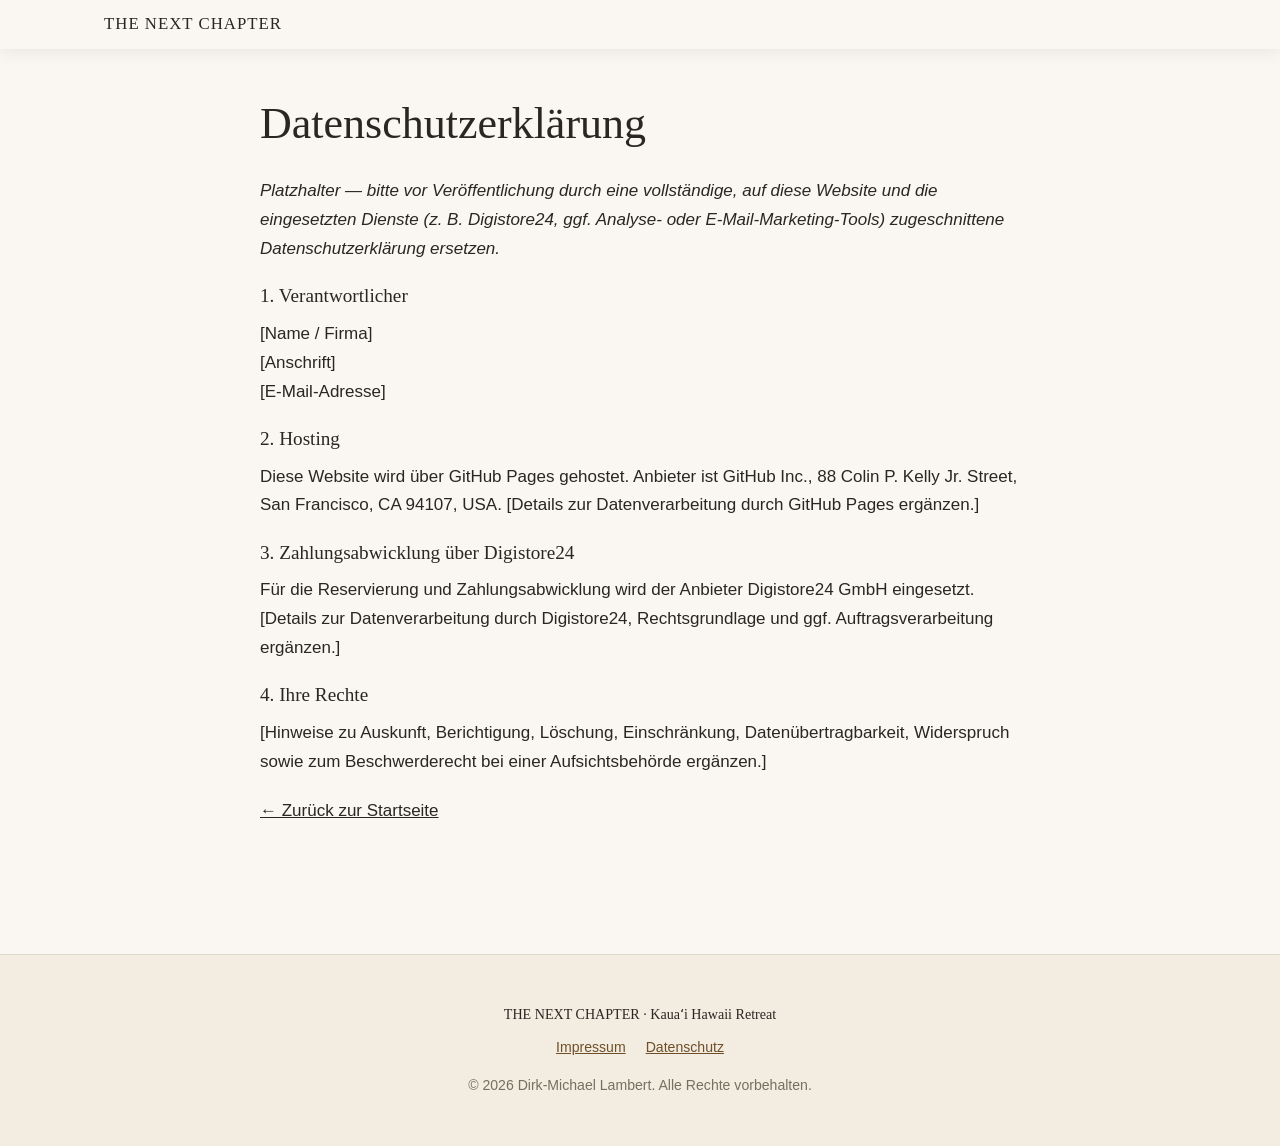
<file: datenschutz.html>
<!DOCTYPE html>
<html lang="de">
<head>
<meta charset="UTF-8">
<meta name="viewport" content="width=device-width, initial-scale=1.0">
<title>Datenschutzerklärung — THE NEXT CHAPTER</title>
<meta name="robots" content="noindex">
<link rel="icon" href="assets/favicon.svg" type="image/svg+xml">
<link rel="stylesheet" href="styles.css">
</head>
<body>
<header class="topbar is-scrolled">
  <div class="topbar__inner">
    <a href="index.html" class="topbar__brand">THE NEXT CHAPTER</a>
  </div>
</header>
<main>
  <section class="section section--intro">
    <div class="container container--narrow">
      <h1 class="section__title">Datenschutzerklärung</h1>
      <p><em>Platzhalter — bitte vor Veröffentlichung durch eine vollständige, auf diese Website und die eingesetzten Dienste (z. B. Digistore24, ggf. Analyse- oder E-Mail-Marketing-Tools) zugeschnittene Datenschutzerklärung ersetzen.</em></p>

      <h2 class="section__title" style="font-size:1.2rem;">1. Verantwortlicher</h2>
      <p>[Name / Firma]<br>[Anschrift]<br>[E-Mail-Adresse]</p>

      <h2 class="section__title" style="font-size:1.2rem;">2. Hosting</h2>
      <p>Diese Website wird über GitHub Pages gehostet. Anbieter ist GitHub Inc., 88 Colin P. Kelly Jr. Street, San Francisco, CA 94107, USA. [Details zur Datenverarbeitung durch GitHub Pages ergänzen.]</p>

      <h2 class="section__title" style="font-size:1.2rem;">3. Zahlungsabwicklung über Digistore24</h2>
      <p>Für die Reservierung und Zahlungsabwicklung wird der Anbieter Digistore24 GmbH eingesetzt. [Details zur Datenverarbeitung durch Digistore24, Rechtsgrundlage und ggf. Auftragsverarbeitung ergänzen.]</p>

      <h2 class="section__title" style="font-size:1.2rem;">4. Ihre Rechte</h2>
      <p>[Hinweise zu Auskunft, Berichtigung, Löschung, Einschränkung, Datenübertragbarkeit, Widerspruch sowie zum Beschwerderecht bei einer Aufsichtsbehörde ergänzen.]</p>

      <p><a href="index.html">&larr; Zurück zur Startseite</a></p>
    </div>
  </section>
</main>
<footer class="site-footer">
  <div class="container">
    <p class="site-footer__brand">THE NEXT CHAPTER · Kauaʻi Hawaii Retreat</p>
    <nav class="site-footer__links" aria-label="Rechtliches">
      <a href="impressum.html">Impressum</a>
      <a href="datenschutz.html">Datenschutz</a>
    </nav>
    <p class="site-footer__copy">© 2026 Dirk-Michael Lambert. Alle Rechte vorbehalten.</p>
  </div>
</footer>
</body>
</html>
</file>
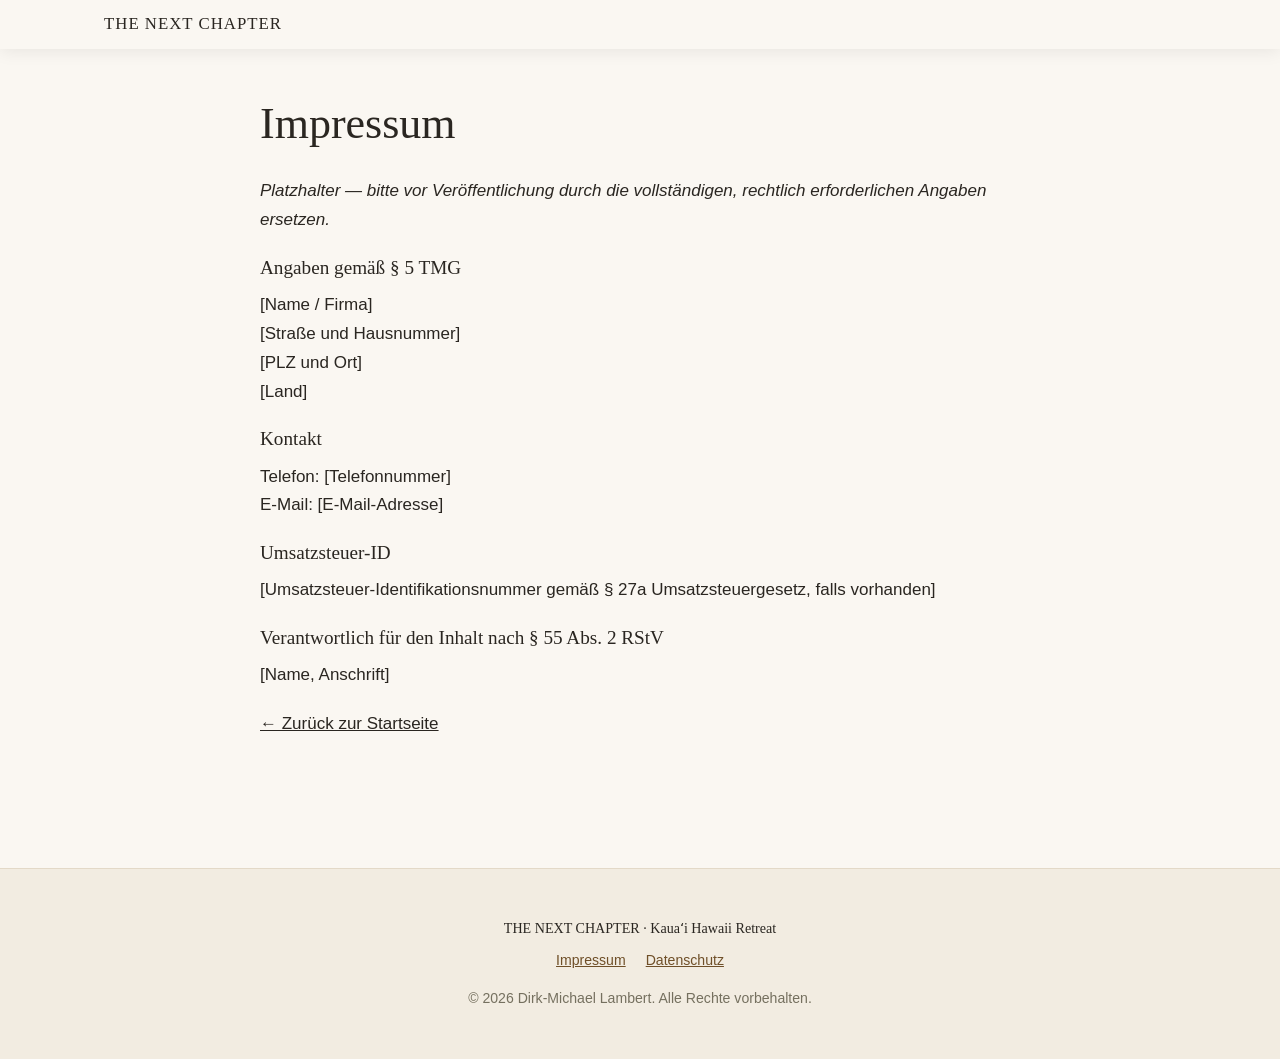
<file: impressum.html>
<!DOCTYPE html>
<html lang="de">
<head>
<meta charset="UTF-8">
<meta name="viewport" content="width=device-width, initial-scale=1.0">
<title>Impressum — THE NEXT CHAPTER</title>
<meta name="robots" content="noindex">
<link rel="icon" href="assets/favicon.svg" type="image/svg+xml">
<link rel="stylesheet" href="styles.css">
</head>
<body>
<header class="topbar is-scrolled">
  <div class="topbar__inner">
    <a href="index.html" class="topbar__brand">THE NEXT CHAPTER</a>
  </div>
</header>
<main>
  <section class="section section--intro">
    <div class="container container--narrow">
      <h1 class="section__title">Impressum</h1>
      <p><em>Platzhalter — bitte vor Veröffentlichung durch die vollständigen, rechtlich erforderlichen Angaben ersetzen.</em></p>

      <h2 class="section__title" style="font-size:1.2rem;">Angaben gemäß § 5 TMG</h2>
      <p>
        [Name / Firma]<br>
        [Straße und Hausnummer]<br>
        [PLZ und Ort]<br>
        [Land]
      </p>

      <h2 class="section__title" style="font-size:1.2rem;">Kontakt</h2>
      <p>
        Telefon: [Telefonnummer]<br>
        E-Mail: [E-Mail-Adresse]
      </p>

      <h2 class="section__title" style="font-size:1.2rem;">Umsatzsteuer-ID</h2>
      <p>[Umsatzsteuer-Identifikationsnummer gemäß § 27a Umsatzsteuergesetz, falls vorhanden]</p>

      <h2 class="section__title" style="font-size:1.2rem;">Verantwortlich für den Inhalt nach § 55 Abs. 2 RStV</h2>
      <p>[Name, Anschrift]</p>

      <p><a href="index.html">&larr; Zurück zur Startseite</a></p>
    </div>
  </section>
</main>
<footer class="site-footer">
  <div class="container">
    <p class="site-footer__brand">THE NEXT CHAPTER · Kauaʻi Hawaii Retreat</p>
    <nav class="site-footer__links" aria-label="Rechtliches">
      <a href="impressum.html">Impressum</a>
      <a href="datenschutz.html">Datenschutz</a>
    </nav>
    <p class="site-footer__copy">© 2026 Dirk-Michael Lambert. Alle Rechte vorbehalten.</p>
  </div>
</footer>
</body>
</html>
</file>
<file: styles.css>
/* ==========================================================================
   THE NEXT CHAPTER — Kauaʻi Hawaii Retreat
   ========================================================================== */

:root {
  --color-bg: #FAF7F2;
  --color-bg-alt: #F2ECE1;
  --color-sand-2: #EFE2C6;
  --color-sand-3: #F6EEDD;
  --color-ink: #2A2621;
  --color-ink-soft: #5C5548;
  --color-ink-faint: #75705F;
  --color-gold: #8F6A38;
  --color-gold-deep: #6F4F28;
  --color-gold-light: #D9BF87;
  --color-teal-deep: #1E3833;
  --color-teal-darker: #142622;
  --color-cream-text: #F3ECDD;
  --color-line: #E3D9C8;
  --color-line-on-dark: rgba(217, 191, 135, 0.28);
  --color-white: #FFFFFF;

  /* Hawaii-Lila — sparing accent only, never a primary surface color */
  --color-purple: #755278;
  --color-purple-deep: #53394F;
  --color-purple-light: #C9A8CE;
  --color-line-purple: rgba(117, 82, 120, 0.3);
  --color-line-purple-on-dark: rgba(201, 168, 206, 0.35);

  --font-serif: "Iowan Old Style", "Palatino Linotype", Palatino, "Book Antiqua", Georgia, "Times New Roman", serif;
  --font-sans: -apple-system, BlinkMacSystemFont, "Segoe UI", Roboto, Helvetica, Arial, sans-serif;
  --font-functional: "Montserrat", var(--font-sans);

  --max-width: 1120px;
  --max-width-narrow: 760px;

  --radius: 10px;
  --radius-pill: 999px;
  --shadow-soft: 0 24px 60px -24px rgba(30, 25, 15, 0.28);
  --shadow-island: 0 30px 70px -30px rgba(10, 18, 16, 0.45);
}

/* ---------- Reset ---------- */
*, *::before, *::after { box-sizing: border-box; }
html { scroll-behavior: smooth; }
body {
  margin: 0;
  background: var(--color-bg);
  color: var(--color-ink);
  font-family: var(--font-sans);
  font-size: 17px;
  line-height: 1.7;
  -webkit-font-smoothing: antialiased;
  text-rendering: optimizeLegibility;
}
img { max-width: 100%; display: block; }
a { color: inherit; }
h1, h2, h3 { font-family: var(--font-serif); font-weight: 500; line-height: 1.25; margin: 0 0 0.6em; color: var(--color-ink); }
p { margin: 0 0 1.2em; }
ul { margin: 0 0 1.2em; padding: 0; }
strong { font-weight: 600; }

@media (prefers-reduced-motion: reduce) {
  html { scroll-behavior: auto; }
  * { animation-duration: 0.001ms !important; animation-iteration-count: 1 !important; transition-duration: 0.001ms !important; }
}

.skip-link {
  position: absolute;
  left: -999px;
  top: 0;
  background: var(--color-teal-deep);
  color: #fff;
  padding: 0.8em 1.2em;
  z-index: 999;
}
.skip-link:focus { left: 0.5em; top: 0.5em; }

.sr-only {
  position: absolute;
  width: 1px; height: 1px;
  padding: 0; margin: -1px;
  overflow: hidden;
  clip: rect(0,0,0,0);
  white-space: nowrap; border: 0;
}

/* ---------- Layout helpers ---------- */
.container {
  max-width: var(--max-width);
  margin: 0 auto;
  padding: 0 24px;
}
.container--narrow { max-width: var(--max-width-narrow); }

.section { padding: 108px 24px; }
.section .container { padding: 0; }
.section--alt { background: var(--color-bg-alt); }
.section--center { text-align: center; }
.section--bleed { padding-left: 0; padding-right: 0; }
.section--emphasis {
  background: var(--color-white);
  border-top: 1px solid var(--color-line);
  border-bottom: 1px solid var(--color-line);
}

/* Dark Kauaʻi-green premium islands — used deliberately and sparingly */
.section--island {
  position: relative;
  background: linear-gradient(165deg, var(--color-teal-deep) 0%, var(--color-teal-darker) 100%);
  color: var(--color-cream-text);
  overflow: hidden;
}
.section--island::before {
  content: "";
  position: absolute;
  inset: 0;
  background: radial-gradient(ellipse at 15% 0%, rgba(217,191,135,0.10) 0%, rgba(217,191,135,0) 55%);
  pointer-events: none;
}
.section--island > .container { position: relative; z-index: 1; }
.section--island .check-list li::before { background: var(--color-gold-light); }

.section__title { font-size: clamp(1.8rem, 1.3rem + 2vw, 2.75rem); }
.section__title--center { text-align: center; max-width: var(--max-width-narrow); margin-left: auto; margin-right: auto; }
.section__title--on-dark { color: #fff; }

.divider-rule {
  display: block;
  width: 56px;
  height: 1px;
  margin: 0 0 1.6em;
  background: var(--color-purple);
  opacity: 0.55;
}
.divider-rule--on-dark { background: var(--color-purple-light); opacity: 0.6; }

.eyebrow {
  font-family: var(--font-sans);
  font-size: 0.78rem;
  font-weight: 700;
  letter-spacing: 0.16em;
  text-transform: uppercase;
  color: var(--color-gold-deep);
  margin: 0 0 1em;
}
.eyebrow--center { text-align: center; max-width: var(--max-width-narrow); margin-left: auto; margin-right: auto; }
.eyebrow--on-dark { color: var(--color-gold-light); }
.eyebrow--purple { color: var(--color-purple); }
.eyebrow--purple.eyebrow--on-dark { color: var(--color-purple-light); }

/* Functional / utility headings — sans-serif, distinct from emotional serif headlines */
.heading--functional {
  font-family: var(--font-functional);
  font-weight: 600;
  line-height: 1.3;
  letter-spacing: 0.005em;
  font-size: clamp(1.4rem, 1.15rem + 1.2vw, 1.9rem);
  color: var(--color-teal-deep);
}
.heading--functional-center { text-align: center; max-width: var(--max-width-narrow); margin-left: auto; margin-right: auto; }
.heading--on-dark { color: var(--color-gold-light); }

.section__accent {
  font-family: var(--font-serif);
  font-size: 1.15rem;
  color: var(--color-teal-deep);
}
.section__accent--on-dark { color: var(--color-gold-light); }

.section-subline {
  font-family: var(--font-serif);
  font-style: italic;
  font-size: clamp(1.05rem, 0.9rem + 0.5vw, 1.25rem);
  color: var(--color-gold-deep);
  margin-top: -0.6em;
  margin-bottom: 1.3em;
}

/* Functional body copy — Montserrat Regular, generous line-height */
.section--functional-copy p,
.section--functional-copy li {
  font-family: var(--font-functional);
  font-weight: 400;
  font-size: 0.97rem;
  line-height: 1.85;
}

/* Generic light-on-dark text helper for premium islands */
.text--on-dark { color: var(--color-cream-text); }

.lead-question {
  font-family: var(--font-serif);
  font-size: 1.3rem;
  padding: 1.4em 0;
  margin: 1.4em 0;
  border-top: 1px solid var(--color-line);
  border-bottom: 1px solid var(--color-line);
}
.lead-question em { font-style: italic; }

.fineprint { font-size: 0.9rem; color: var(--color-ink-faint); }

.signature { font-family: var(--font-serif); font-size: 1.15rem; margin-top: 2em; }

/* ---------- Buttons ---------- */
.btn {
  display: inline-block;
  text-decoration: none;
  font-family: var(--font-sans);
  font-weight: 700;
  letter-spacing: 0.015em;
  text-align: center;
  border-radius: var(--radius);
  transition: transform 0.15s ease, box-shadow 0.15s ease, background 0.15s ease;
  cursor: pointer;
  border: none;
}
.btn--primary {
  background: linear-gradient(180deg, var(--color-gold) 0%, var(--color-gold-deep) 100%);
  color: #fff;
  padding: 1.2em 2.4em;
  font-size: 1.04rem;
  box-shadow: 0 14px 28px -14px rgba(69, 48, 22, 0.55);
}
.btn--primary:hover { transform: translateY(-2px); box-shadow: 0 18px 32px -14px rgba(69, 48, 22, 0.6); }
.btn--primary:active { transform: translateY(0); box-shadow: 0 8px 18px -10px rgba(69, 48, 22, 0.5); }
.btn--large { font-size: 1.15rem; padding: 1.3em 2.8em; }
.btn--small {
  padding: 0.7em 1.4em;
  font-size: 0.85rem;
}

/* ---------- Top bar ---------- */
.topbar {
  position: fixed;
  top: 0; left: 0; right: 0;
  z-index: 60;
  padding: 16px 0;
  background: transparent;
  transition: background 0.25s ease, box-shadow 0.25s ease, padding 0.25s ease;
}
.topbar.is-scrolled {
  background: var(--color-bg);
  box-shadow: 0 2px 18px rgba(0,0,0,0.08);
  padding: 10px 0;
}
.topbar__inner {
  max-width: var(--max-width);
  margin: 0 auto;
  padding: 0 24px;
  display: flex;
  align-items: center;
  justify-content: space-between;
}
.topbar__brand {
  font-family: var(--font-serif);
  font-size: 1.05rem;
  letter-spacing: 0.06em;
  text-decoration: none;
  color: #fff;
  transition: color 0.25s ease;
}
.topbar.is-scrolled .topbar__brand { color: var(--color-ink); }
.topbar__right {
  display: flex;
  align-items: center;
  gap: 14px;
}
.topbar__link {
  display: none;
  font-family: var(--font-sans);
  font-weight: 600;
  letter-spacing: 0.015em;
  text-decoration: none;
  text-align: center;
  padding: 0.7em 1.4em;
  font-size: 0.85rem;
  border-radius: var(--radius);
  border: 1px solid rgba(255,255,255,0.55);
  color: #fff;
  transition: color 0.25s ease, border-color 0.25s ease, background 0.25s ease;
}
.topbar__link:hover { background: rgba(255,255,255,0.1); }
.topbar.is-scrolled .topbar__link {
  color: var(--color-ink);
  border-color: var(--color-line);
}
.topbar.is-scrolled .topbar__link:hover {
  border-color: var(--color-gold);
  background: var(--color-bg-alt);
  box-shadow: inset 0 -1px 0 var(--color-line-purple);
}
.topbar__cta { display: none; }
@media (min-width: 768px) {
  .topbar__link { display: inline-block; }
  .topbar__cta { display: inline-block; }
}

/* ---------- Anchor scroll offset ---------- */
section[id], #main { scroll-margin-top: 88px; }

/* ---------- Hero ---------- */
.hero {
  position: relative;
  display: flex;
  flex-direction: column;
}
.hero__media {
  position: relative;
  width: 100%;
  aspect-ratio: 16 / 9;
  overflow: hidden;
  background: var(--color-teal-darker);
}
.hero__media img {
  width: 100%;
  height: 100%;
  object-fit: cover;
  object-position: center 40%;
}
.hero__scrim {
  position: absolute;
  inset: 0;
  background: linear-gradient(180deg, rgba(20,38,34,0) 60%, var(--color-teal-darker) 100%);
}
.hero__panel {
  position: relative;
  background: linear-gradient(165deg, var(--color-teal-deep) 0%, var(--color-teal-darker) 100%);
  color: var(--color-cream-text);
  padding: 76px 24px 84px;
  text-align: center;
  overflow: hidden;
}
.hero__panel::before {
  content: "";
  position: absolute;
  inset: 0;
  background: radial-gradient(ellipse at 50% 0%, rgba(217,191,135,0.12) 0%, rgba(217,191,135,0) 55%);
  pointer-events: none;
}
.hero__panel > * { position: relative; }
.hero__headline {
  color: #fff;
  font-size: clamp(1.7rem, 1.05rem + 2.6vw, 2.65rem);
  max-width: 1040px;
  margin: 0 auto 0.35em;
}
.hero__subline {
  font-family: var(--font-serif);
  font-size: clamp(1.05rem, 0.9rem + 0.7vw, 1.35rem);
  color: var(--color-gold-light);
  max-width: 720px;
  margin: 0 auto 1.3em;
}
.hero__sub {
  font-size: 1.15rem;
  max-width: 700px;
  margin: 0 auto 1.1em;
  color: var(--color-cream-text);
}
.hero__promise {
  max-width: 680px;
  margin: 0 auto 2.2em;
  color: rgba(243, 236, 221, 0.7);
  font-size: 0.96rem;
}
.hero__price {
  margin: 1.5em auto 0.3em;
  font-size: 1.05rem;
  color: var(--color-gold-light);
  font-weight: 600;
}
.hero__note { color: rgba(243, 236, 221, 0.6); font-size: 0.88rem; margin-bottom: 0; }

@media (min-width: 1100px) {
  .hero__media { aspect-ratio: 21 / 9; }
}

/* ---------- Intro / accent sections ---------- */
.section--intro { padding-top: 96px; }

/* ---------- Testimonials — full-width editorial islands ---------- */
.testimonial-block { padding-top: 96px; padding-bottom: 96px; }
.testimonial-block__grid {
  display: flex;
  flex-direction: column;
  align-items: center;
  gap: 36px;
  text-align: center;
}
.testimonial-block__portrait {
  flex-shrink: 0;
  width: 168px;
  aspect-ratio: 4 / 5;
  border-radius: var(--radius);
  background: rgba(255,255,255,0.05);
  border: 1px solid var(--color-line-on-dark);
  display: flex;
  flex-direction: column;
  align-items: center;
  justify-content: center;
  gap: 10px;
  color: var(--color-gold-light);
}
.testimonial-block__portrait svg { width: 46%; height: auto; opacity: 0.7; }
.testimonial-block__portrait-label {
  font-family: var(--font-sans);
  font-size: 0.68rem;
  letter-spacing: 0.12em;
  text-transform: uppercase;
  color: rgba(217,191,135,0.6);
}
.testimonial-block__portrait--muted { opacity: 0.7; }
.testimonial-block__content { flex: 1; margin: 0; max-width: 640px; }
.testimonial-block__mark {
  display: block;
  font-family: var(--font-serif);
  font-size: 3.6rem;
  line-height: 1;
  color: var(--color-purple-light);
  opacity: 0.65;
  margin-bottom: 0.1em;
}
.testimonial-block__quote {
  font-family: var(--font-serif);
  font-style: italic;
  font-size: clamp(1.3rem, 1.1rem + 0.8vw, 1.65rem);
  color: #fff;
  margin: 0 0 1em;
}
.testimonial-block__content footer {
  display: flex;
  flex-direction: column;
  gap: 4px;
}
.testimonial-block__name { font-family: var(--font-serif); font-size: 1.05rem; color: var(--color-gold-light); }
.testimonial-block__role {
  font-size: 0.78rem;
  font-weight: 600;
  letter-spacing: 0.1em;
  text-transform: uppercase;
  color: rgba(243, 236, 221, 0.6);
}

@media (min-width: 860px) {
  .testimonial-block__grid { flex-direction: row; align-items: center; gap: 64px; text-align: left; }
  .testimonial-block__grid--reverse { flex-direction: row-reverse; }
  .testimonial-block__portrait { width: 220px; }
  .testimonial-block__content footer { align-items: flex-start; }
}

/* ---------- Check lists ---------- */
.check-list { list-style: none; padding: 0; }
.check-list li {
  position: relative;
  padding-left: 1.9em;
  margin-bottom: 0.85em;
}
.check-list li::before {
  content: "";
  position: absolute;
  left: 0; top: 0.5em;
  width: 9px; height: 9px;
  border-radius: 50%;
  background: var(--color-gold);
}
.check-list--quiet li::before { background: var(--color-purple); }

/* ---------- Premium tiles — white fields on warm sand ---------- */
.tiles {
  display: grid;
  gap: 20px;
  margin-top: 44px;
}
.tiles__followup { margin-top: 44px; }
@media (min-width: 640px) {
  .tiles--4, .tiles--5 { grid-template-columns: repeat(2, 1fr); }
}
@media (min-width: 980px) {
  .tiles--4 { grid-template-columns: repeat(4, 1fr); }
  .tiles--5 { grid-template-columns: repeat(3, 1fr); }
}
.tile {
  background: var(--color-white);
  border-top: 1px solid var(--color-purple);
  border-radius: 4px;
  padding: 36px 30px;
  box-shadow: var(--shadow-soft);
  text-align: center;
  transition: box-shadow 0.25s ease, transform 0.25s ease;
}
.tile:hover {
  box-shadow: var(--shadow-soft), 0 0 0 1px var(--color-line-purple);
  transform: translateY(-2px);
}
.tile--emotional .tile__text {
  font-family: var(--font-serif);
  font-style: italic;
  font-size: 1.15rem;
  color: var(--color-teal-deep);
  margin: 0;
}
.tile--functional .tile__text {
  font-family: var(--font-functional);
  font-weight: 600;
  font-size: 1.02rem;
  line-height: 1.6;
  color: var(--color-ink);
  margin: 0;
}

/* ---------- Special Guests editorial list ---------- */
.guest-list {
  margin-top: 44px;
  display: flex;
  flex-direction: column;
}
.guest {
  display: flex;
  align-items: center;
  gap: 22px;
  padding: 28px 0;
  border-top: 1px solid var(--color-line);
}
.guest:first-child { border-top: none; padding-top: 0; }
.guest__portrait {
  flex-shrink: 0;
  width: 64px;
  height: 64px;
  border-radius: 50%;
  background: var(--color-bg);
  border: 1px solid var(--color-gold);
  display: flex;
  align-items: center;
  justify-content: center;
  color: var(--color-gold);
}
.guest__portrait svg { width: 52%; height: auto; }
.guest__portrait--muted { border-color: var(--color-line); color: var(--color-ink-faint); }
.guest__text { flex: 1; }
.guest__name { font-size: 1.3rem; margin-bottom: 0.25em; }
.guest__name--accent { color: var(--color-purple-deep); }
.guest__role { color: var(--color-ink-soft); margin-bottom: 0; }
.divider-rule--small { width: 32px; margin: 0.3em 0 0.7em; opacity: 0.5; }

/* ---------- Ablauf / Day rows ---------- */
.day-band {
  padding: 80px 0;
  position: relative;
}
.day-band--2, .day-band--3, .day-band--4 {
  border-top: 1px solid var(--color-line);
}
.day-band--2::before, .day-band--3::before, .day-band--4::before {
  content: "";
  position: absolute;
  top: 0; left: 50%;
  transform: translateX(-50%);
  width: 72px;
  height: 2px;
  background: var(--color-gold);
  opacity: 0.5;
}
.day-band--1 { background: var(--color-bg); }
.day-band--2 { background: var(--color-bg-alt); }
.day-band--3 { background: var(--color-sand-2); }
.day-band--4 { background: var(--color-sand-3); }

.day-row {
  display: flex;
  flex-direction: column;
  gap: 28px;
}
.day-row__media img {
  display: block;
  width: 100%;
  height: auto;
  border-radius: 20px;
  box-shadow: 0 0 0 1px rgba(143, 106, 56, 0.14), var(--shadow-soft);
}
.day-row__header { position: relative; }
.day-row__content { padding: 0; position: relative; }
.day-row__num {
  display: block;
  position: relative;
  font-family: var(--font-serif);
  font-size: clamp(3.2rem, 2.2rem + 5vw, 5.5rem);
  line-height: 1;
  color: var(--color-gold);
  opacity: 0.16;
  margin-bottom: -0.35em;
  user-select: none;
}
.day-row__eyebrow {
  position: relative;
  font-family: var(--font-sans);
  font-size: 0.78rem;
  font-weight: 700;
  letter-spacing: 0.16em;
  text-transform: uppercase;
  color: var(--color-gold-deep);
  margin: 0 0 0.7em;
}
.day-row__title { position: relative; font-size: clamp(1.7rem, 1.35rem + 1.4vw, 2.3rem); }
.day-row__sub { position: relative; color: var(--color-ink-soft); font-size: 1.08rem; }
.day-row__question {
  position: relative;
  font-family: var(--font-serif);
  font-style: italic;
  color: var(--color-teal-deep);
  border-top: 1px solid var(--color-line);
  padding-top: 1em;
  margin-top: 1.4em;
  margin-bottom: 0;
}
.day-row__question--final { font-style: normal; font-weight: 500; }

@media (min-width: 900px) {
  .day-band { padding: 148px 0; }
  .day-row {
    display: grid;
    grid-template-columns: 45fr 55fr;
    column-gap: 72px;
    row-gap: 28px;
    grid-template-areas:
      "header header"
      "media  content";
  }
  .day-row--reverse {
    grid-template-columns: 55fr 45fr;
    grid-template-areas:
      "header header"
      "content media";
  }
  .day-row__header { grid-area: header; }
  .day-row__media { grid-area: media; }
  .day-row__content { grid-area: content; }
}

/* ---------- Experience tiles — zoom-on-hover image grid ---------- */
.exp-tiles {
  display: grid;
  gap: 18px;
  grid-template-columns: repeat(2, 1fr);
  margin-top: 44px;
}
@media (min-width: 700px) {
  .exp-tiles { grid-template-columns: repeat(3, 1fr); gap: 22px; }
}
.exp-tile {
  position: relative;
  margin: 0;
  aspect-ratio: 4 / 5;
  border-radius: var(--radius);
  overflow: hidden;
  box-shadow: var(--shadow-soft);
  background: var(--color-teal-deep);
}
.exp-tile img {
  width: 100%;
  height: 100%;
  object-fit: cover;
  transition: transform 0.6s ease;
}
.exp-tile:hover img { transform: scale(1.08); }
.exp-tile:hover { box-shadow: var(--shadow-soft), 0 0 0 1px var(--color-line-purple); }
.exp-tile__caption {
  position: absolute;
  left: 0; right: 0; bottom: 0;
  padding: 16px 14px;
  font-family: var(--font-serif);
  font-size: 0.92rem;
  line-height: 1.35;
  color: #fff;
  background: linear-gradient(180deg, rgba(20,38,34,0) 0%, rgba(15,26,23,0.82) 100%);
}
.exp-tiles__more {
  text-align: center;
  font-family: var(--font-serif);
  font-style: italic;
  color: var(--color-gold-deep);
  margin: 36px 0 0;
}

/* ---------- Image/text split with soft gradient fade ---------- */
.section-split {
  position: relative;
  background: var(--color-bg);
  padding: 0;
}
.section-split--alt { background: var(--color-bg-alt); }
.section-split--white { background: var(--color-white); }
.section-split__grid {
  display: flex;
  flex-direction: column;
}
.section-split__media {
  position: relative;
  width: 100%;
  aspect-ratio: 4 / 3;
  overflow: hidden;
}
.section-split__media img {
  width: 100%;
  height: 100%;
  object-fit: cover;
}
.section-split__fade {
  position: absolute;
  inset: 0;
  background: linear-gradient(180deg, rgba(250,247,242,0) 58%, var(--color-bg) 100%);
}
.section-split--alt .section-split__fade {
  background: linear-gradient(180deg, rgba(242,236,225,0) 58%, var(--color-bg-alt) 100%);
}
.section-split--white .section-split__fade {
  background: linear-gradient(180deg, rgba(255,255,255,0) 58%, var(--color-white) 100%);
}
.section-split__text {
  max-width: 560px;
  padding: 40px 0 56px;
}
.section-split__text .section__title { margin-bottom: 0.5em; }

@media (min-width: 900px) {
  .section-split__grid { flex-direction: row; align-items: stretch; min-height: 560px; }
  .section-split__media {
    flex: 0 0 60%;
    max-width: 60%;
    aspect-ratio: auto;
  }
  .section-split__fade {
    background: linear-gradient(90deg, rgba(250,247,242,0) 58%, var(--color-bg) 100%);
  }
  .section-split--alt .section-split__fade {
    background: linear-gradient(90deg, rgba(242,236,225,0) 58%, var(--color-bg-alt) 100%);
  }
  .section-split--white .section-split__fade {
    background: linear-gradient(90deg, rgba(255,255,255,0) 58%, var(--color-white) 100%);
  }
  .section-split__text {
    flex: 1;
    max-width: none;
    display: flex;
    flex-direction: column;
    justify-content: center;
    padding: 60px 0 60px 8px;
  }
}

/* ---------- Leistungen ---------- */
.leistungen {
  display: grid;
  gap: 40px;
  margin-top: 40px;
}
@media (min-width: 760px) {
  .leistungen { grid-template-columns: 1.2fr 1fr; }
}
.leistungen__title { font-size: 1.2rem; }
.leistungen__title--yes { color: var(--color-teal-deep); }
.leistungen__title--no { color: var(--color-ink-faint); }
.icon-list { list-style: none; padding: 0; }
.icon-list li { position: relative; padding-left: 1.9em; margin-bottom: 0.8em; }
.icon-list--yes li::before {
  content: "✓";
  position: absolute; left: 0; top: -0.05em;
  color: var(--color-teal-deep);
  font-weight: 700;
}
.icon-list--no li {
  color: var(--color-ink-faint);
}
.icon-list--no li::before {
  content: "–";
  position: absolute; left: 0.3em; top: 0;
  color: var(--color-ink-faint);
  font-weight: 700;
}

/* ---------- Investment ---------- */
.price-cards {
  display: grid;
  gap: 20px;
  margin: 40px 0 24px;
}
@media (min-width: 600px) {
  .price-cards { grid-template-columns: 1fr 1fr; }
}
.price-card {
  background: var(--color-white);
  border: 1px solid var(--color-line);
  border-radius: var(--radius);
  padding: 28px;
  text-align: center;
  box-shadow: var(--shadow-island);
}
.price-card--early {
  border-color: var(--color-gold);
  box-shadow: 0 0 0 1px var(--color-gold), var(--shadow-island);
  position: relative;
}
.price-card--early::before {
  content: "Bester Preis";
  position: absolute;
  top: -12px; left: 50%;
  transform: translateX(-50%);
  background: var(--color-gold);
  color: #fff;
  font-size: 0.7rem;
  font-weight: 700;
  letter-spacing: 0.08em;
  text-transform: uppercase;
  padding: 0.35em 0.9em;
  border-radius: 999px;
  white-space: nowrap;
}
.price-card__label { font-size: 0.85rem; text-transform: uppercase; letter-spacing: 0.08em; color: var(--color-ink-faint); margin-bottom: 0.4em; }
.price-card__price { font-family: var(--font-serif); font-size: 2.1rem; color: var(--color-ink); margin-bottom: 0.2em; }
.price-card__deadline { font-size: 0.9rem; color: var(--color-ink-soft); margin-bottom: 0; }

.raten { text-align: center; color: var(--color-ink-soft); font-size: 0.95rem; }
.raten--on-dark { color: rgba(243, 236, 221, 0.75); }

.reservation-box {
  background: linear-gradient(180deg, #FBF3E2 0%, #F5E7CC 100%);
  border: 1px solid var(--color-gold);
  color: var(--color-ink);
  border-radius: var(--radius);
  padding: 32px 36px;
  text-align: center;
  margin: 36px 0;
  box-shadow: var(--shadow-island);
}
.reservation-box p { margin-bottom: 0.5em; }
.reservation-box p:last-child { margin-bottom: 0; }
.reservation-box__limit {
  display: inline-block;
  margin-top: 0.3em;
  font-size: 0.82rem;
  font-weight: 700;
  letter-spacing: 0.05em;
  text-transform: uppercase;
  color: var(--color-purple-deep);
  border: 1px solid var(--color-line-purple);
  border-radius: var(--radius-pill);
  padding: 0.4em 1.1em;
}

.honest-question {
  text-align: center;
  max-width: 620px;
  margin: 0 auto;
}
.honest-question__q { font-family: var(--font-serif); font-size: 1.25rem; color: var(--color-ink); }
.honest-question--on-dark .honest-question__q { color: var(--color-gold-light); }

/* ---------- CTA blocks ---------- */
.cta-block {
  text-align: center;
  margin-top: 44px;
}
.cta-block__note {
  margin-top: 0.9em;
  font-size: 0.9rem;
  color: var(--color-ink-faint);
}
.cta-block__note--on-dark { color: rgba(243, 236, 221, 0.7); }

/* ---------- FAQ ---------- */
.faq-list { margin-top: 40px; }
.faq-item {
  border-bottom: 1px solid var(--color-line);
  padding: 20px 0;
}
.faq-item summary {
  cursor: pointer;
  font-family: var(--font-functional);
  font-weight: 600;
  font-size: clamp(1.05rem, 0.98rem + 0.3vw, 1.2rem);
  color: var(--color-teal-deep);
  list-style: none;
  display: flex;
  align-items: center;
  justify-content: space-between;
  gap: 16px;
}
.faq-item summary::-webkit-details-marker { display: none; }
.faq-item summary::after {
  content: "+";
  font-family: var(--font-sans);
  font-size: 1.4rem;
  font-weight: 300;
  color: var(--color-gold-deep);
  flex-shrink: 0;
  transition: transform 0.2s ease;
}
.faq-item[open] summary::after { content: "–"; }
.faq-item p {
  margin-top: 0.9em;
  font-size: 0.96rem;
  font-weight: 400;
  color: var(--color-ink-soft);
}

/* ---------- Closing ---------- */
.section--closing {
  position: relative;
  background: linear-gradient(180deg, var(--color-bg) 0%, #F2E6CC 100%);
  color: var(--color-ink);
  text-align: center;
  overflow: hidden;
}
.section--closing::before {
  content: "";
  position: absolute;
  inset: 0;
  background: radial-gradient(ellipse at 50% 0%, rgba(143,106,56,0.16) 0%, rgba(143,106,56,0) 60%);
}
.closing__content { position: relative; z-index: 1; }
.section--closing p { color: var(--color-ink-soft); }
.section--closing .section__title { color: var(--color-ink); }
.closing__meta {
  font-family: var(--font-serif);
  font-size: 1.15rem;
  color: var(--color-gold-deep);
  margin-bottom: 1.6em;
}

/* ---------- Footer ---------- */
.site-footer {
  background: var(--color-bg-alt);
  color: var(--color-ink-faint);
  padding: 48px 24px;
  text-align: center;
  font-size: 0.88rem;
  border-top: 1px solid var(--color-line);
}
.site-footer__brand { font-family: var(--font-serif); color: var(--color-ink); margin-bottom: 0.6em; }
.site-footer__links { display: flex; gap: 20px; justify-content: center; margin-bottom: 1em; }
.site-footer__links a { text-decoration: underline; color: var(--color-gold-deep); }
.site-footer__copy { margin-bottom: 0; }

/* ---------- Sticky mobile CTA ---------- */
.sticky-cta {
  position: fixed;
  left: 0; right: 0; bottom: 0;
  z-index: 70;
  padding: 12px 16px calc(12px + env(safe-area-inset-bottom));
  background: var(--color-bg);
  box-shadow: 0 -6px 24px rgba(0,0,0,0.12);
  transform: translateY(120%);
  transition: transform 0.3s ease;
}
.sticky-cta.is-visible { transform: translateY(0); }
.btn--sticky {
  display: block;
  width: 100%;
  padding: 0.95em 1em;
  font-size: 0.95rem;
}
@media (min-width: 768px) {
  .sticky-cta { display: none; }
}
@media (max-width: 767px) {
  .site-footer { padding-bottom: calc(40px + 84px + env(safe-area-inset-bottom)); }
}

/* ---------- Exit-intent popup ---------- */
.exit-popup {
  position: fixed;
  inset: 0;
  z-index: 200;
  display: flex;
  align-items: center;
  justify-content: center;
  padding: 20px;
}
.exit-popup[hidden] { display: none; }
.exit-popup__overlay {
  position: absolute;
  inset: 0;
  background: rgba(20, 38, 34, 0.55);
  opacity: 0;
  transition: opacity 0.3s ease;
}
.exit-popup__panel {
  position: relative;
  width: 100%;
  max-width: 480px;
  background: var(--color-bg);
  border: 1px solid var(--color-gold);
  border-radius: var(--radius);
  box-shadow: var(--shadow-island);
  padding: 44px 36px 32px;
  text-align: center;
  opacity: 0;
  transform: translateY(14px) scale(0.98);
  transition: opacity 0.3s ease, transform 0.3s ease;
  max-height: calc(100vh - 40px);
  overflow-y: auto;
}
.exit-popup.is-visible .exit-popup__overlay { opacity: 1; }
.exit-popup.is-visible .exit-popup__panel { opacity: 1; transform: translateY(0) scale(1); }

.exit-popup__close {
  position: absolute;
  top: 14px; right: 14px;
  width: 32px; height: 32px;
  border: none;
  background: transparent;
  color: var(--color-ink-faint);
  font-size: 1.4rem;
  line-height: 1;
  cursor: pointer;
  border-radius: 50%;
  transition: background 0.2s ease, color 0.2s ease;
}
.exit-popup__close:hover { background: var(--color-bg-alt); color: var(--color-ink); }

.exit-popup__title {
  font-family: var(--font-serif);
  font-size: clamp(1.35rem, 1.15rem + 0.8vw, 1.7rem);
  color: var(--color-ink);
  margin: 0 0 0.55em;
}
.exit-popup__text {
  font-family: var(--font-functional);
  font-size: 0.96rem;
  color: var(--color-ink-soft);
  margin: 0 0 1.6em;
}
.exit-popup__form {
  display: flex;
  flex-direction: column;
  gap: 12px;
  margin-bottom: 1.2em;
}
.exit-popup__input {
  width: 100%;
  padding: 0.85em 1em;
  font-family: var(--font-functional);
  font-size: 0.95rem;
  color: var(--color-ink);
  background: var(--color-white);
  border: 1px solid var(--color-line);
  border-radius: 6px;
  transition: border-color 0.2s ease;
}
.exit-popup__input:focus {
  outline: none;
  border-color: var(--color-gold);
}
.exit-popup__submit { width: 100%; margin-top: 4px; text-transform: uppercase; letter-spacing: 0.03em; font-size: 0.92rem; }
.exit-popup__meta {
  display: inline-block;
  font-family: var(--font-functional);
  font-size: 0.78rem;
  font-weight: 700;
  letter-spacing: 0.04em;
  text-transform: uppercase;
  color: var(--color-purple-deep);
  border: 1px solid var(--color-line-purple);
  border-radius: var(--radius-pill);
  padding: 0.4em 1.1em;
  margin: 0 0 1.1em;
}
.exit-popup__privacy {
  font-family: var(--font-functional);
  font-size: 0.78rem;
  color: var(--color-ink-faint);
  margin: 0;
}
.exit-popup__privacy a { color: var(--color-gold-deep); text-decoration: underline; }

@media (max-width: 480px) {
  .exit-popup__panel { padding: 40px 24px 26px; }
}

/* ---------- Reveal on scroll ---------- */
.reveal {
  opacity: 0;
  transform: translateY(16px);
  transition: opacity 0.6s ease, transform 0.6s ease;
}
.reveal.is-visible {
  opacity: 1;
  transform: translateY(0);
}

/* ---------- Responsive type scale for small screens ---------- */
@media (max-width: 480px) {
  body { font-size: 16px; }
  .section { padding: 64px 20px; }
  .hero__panel { padding: 40px 20px 48px; }
}
</file>
